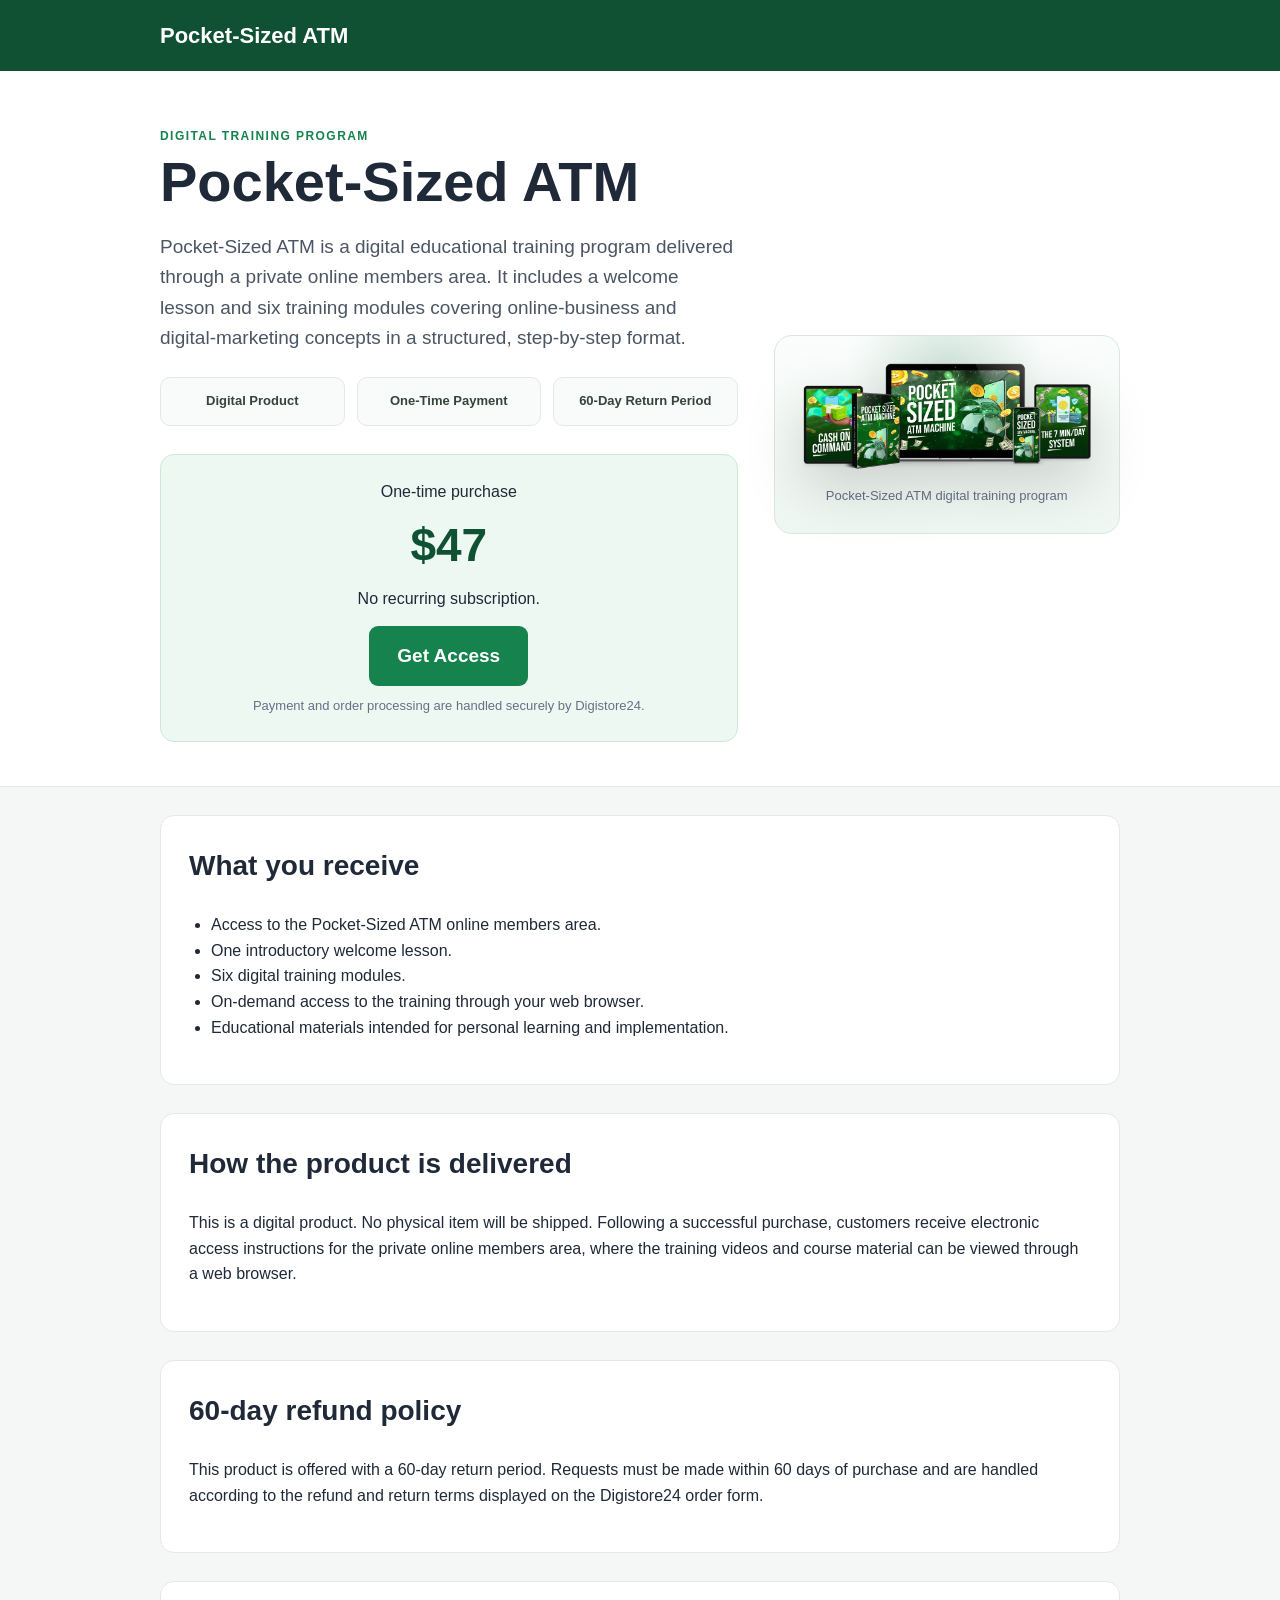
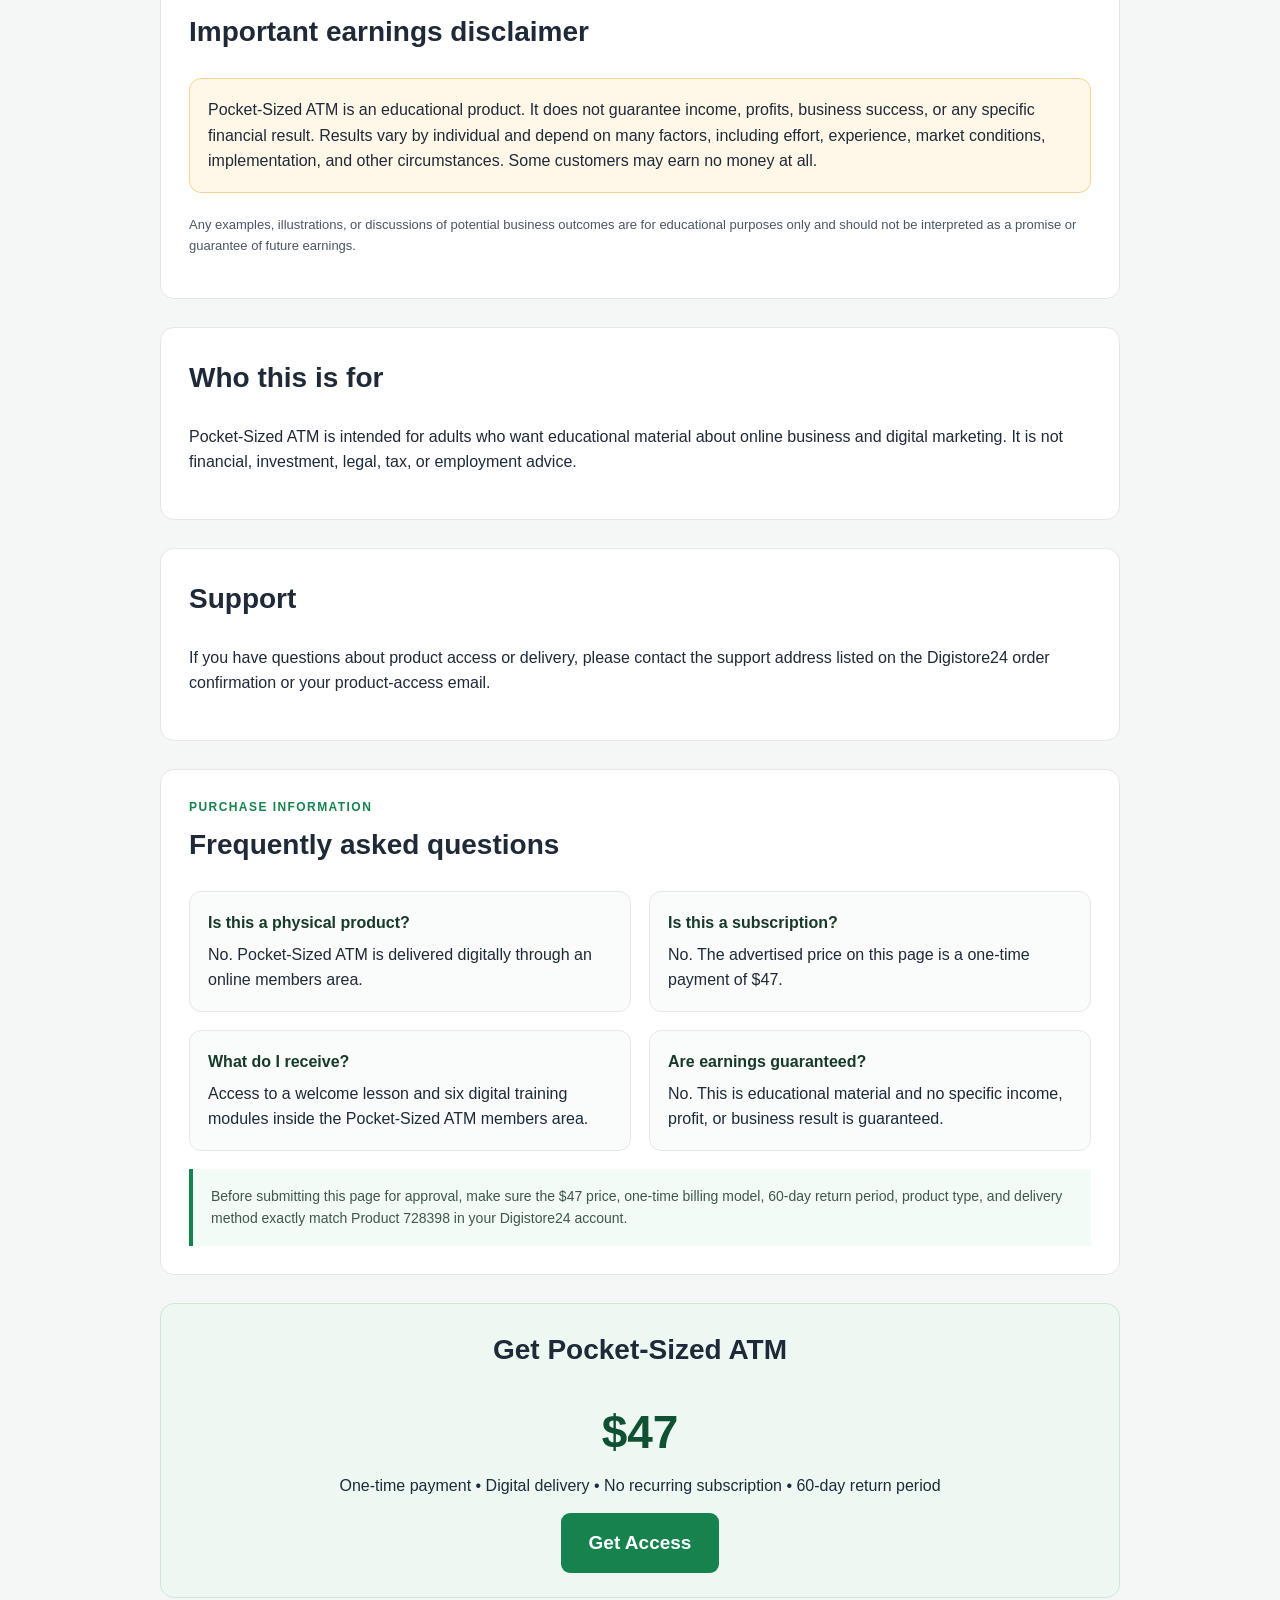
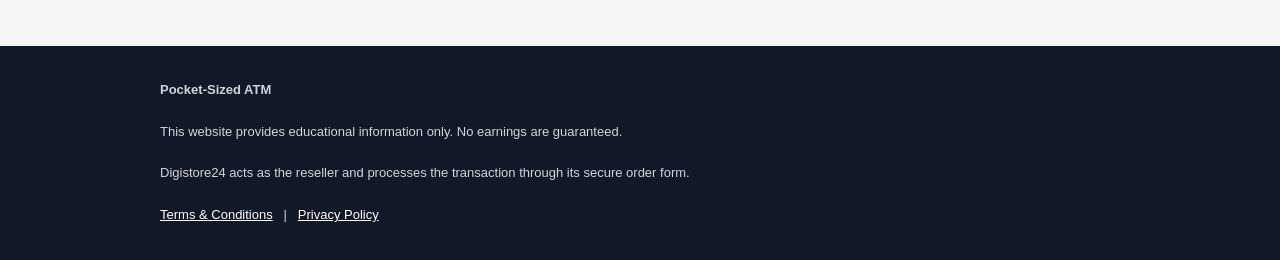
<file: index.html>
<!DOCTYPE html>
<html lang="en">
<head>
  <meta charset="UTF-8" />
  <meta name="viewport" content="width=device-width, initial-scale=1.0" />
  <title>Pocket-Sized ATM | Official Digital Training Program</title>

  <script src="https://www.digistore24-scripts.com/service/digistore.js"></script>
  <script type="text/javascript">
    digistorePromocode({ "product_id": 728398, "adjust_domain": true });
  </script>

  <style>
    * { box-sizing: border-box; }
    body {
      margin: 0;
      font-family: Arial, Helvetica, sans-serif;
      background: #f5f7f6;
      color: #1f2937;
      line-height: 1.6;
    }
    .wrap { width: min(960px, calc(100% - 32px)); margin: 0 auto; }
    header {
      background: #0f5132;
      color: #fff;
      padding: 18px 0;
    }
    header .brand { font-size: 22px; font-weight: 800; }
    .hero {
      background: #fff;
      padding: 56px 0 44px;
      border-bottom: 1px solid #e5e7eb;
    }
    h1 { font-size: clamp(34px, 6vw, 56px); line-height: 1.08; margin: 0 0 18px; }
    h2 { font-size: 28px; margin-top: 0; }
    .sub { font-size: 19px; color: #4b5563; max-width: 760px; }
    .card {
      background: #fff;
      border: 1px solid #e5e7eb;
      border-radius: 14px;
      padding: 28px;
      margin: 28px 0;
    }
    .price-box {
      background: #eef8f2;
      border: 1px solid #cce9d8;
      border-radius: 14px;
      padding: 24px;
      text-align: center;
      margin-top: 28px;
    }
    .price { font-size: 46px; font-weight: 800; color: #0f5132; margin: 4px 0; }
    .small { font-size: 14px; color: #6b7280; }
    .cta {
      display: inline-block;
      margin-top: 14px;
      background: #16834f;
      color: white;
      text-decoration: none;
      font-size: 19px;
      font-weight: 800;
      padding: 15px 28px;
      border-radius: 9px;
    }
    ul { padding-left: 22px; }
    .notice {
      background: #fff8e8;
      border: 1px solid #f4d58d;
      border-radius: 12px;
      padding: 18px;
      margin: 22px 0;
    }
    footer {
      background: #111827;
      color: #d1d5db;
      padding: 34px 0;
      margin-top: 48px;
      font-size: 13px;
    }
    footer a { color: #fff; }
    .legal { font-size: 13px; color: #4b5563; }
    .trust-placeholder {
      border: 2px dashed #9ca3af;
      padding: 18px;
      text-align: center;
      color: #6b7280;
      margin: 24px 0;
      background: #fafafa;
    }
  
    .hero-grid {
      display: grid;
      grid-template-columns: minmax(0, 1.25fr) minmax(280px, .75fr);
      gap: 36px;
      align-items: center;
    }

    .product-visual {
      background:
        radial-gradient(circle at 50% 15%, rgba(22,131,79,.16), transparent 40%),
        linear-gradient(180deg, #fbfdfc 0%, #eef7f1 100%);
      border: 1px solid #d9e7de;
      border-radius: 18px;
      padding: 26px;
      text-align: center;
    }

    .product-visual img {
      display: block;
      width: min(100%, 390px);
      max-height: 430px;
      object-fit: contain;
      margin: 0 auto;
      filter: drop-shadow(0 22px 28px rgba(0,0,0,.16));
    }

    .product-caption {
      margin-top: 14px;
      font-size: 13px;
      color: #667085;
    }

    .trust-row {
      display: grid;
      grid-template-columns: repeat(3, 1fr);
      gap: 12px;
      margin: 24px 0 0;
    }

    .trust-item {
      background: #f9fbfa;
      border: 1px solid #e2e9e5;
      border-radius: 10px;
      padding: 13px;
      text-align: center;
      font-size: 13px;
      font-weight: 700;
      color: #34443a;
    }

    .section-kicker {
      color: #16834f;
      text-transform: uppercase;
      letter-spacing: .12em;
      font-size: 12px;
      font-weight: 800;
      margin-bottom: 6px;
    }

    .faq-grid {
      display: grid;
      grid-template-columns: 1fr 1fr;
      gap: 18px;
    }

    .faq-item {
      border: 1px solid #e5e7eb;
      border-radius: 12px;
      padding: 18px;
      background: #fafcfb;
    }

    .faq-item strong {
      display: block;
      margin-bottom: 6px;
      color: #183a29;
    }

    .compliance-note {
      border-left: 4px solid #16834f;
      background: #f2fbf6;
      padding: 16px 18px;
      margin-top: 18px;
      font-size: 14px;
      color: #42564a;
    }

    .checkout-note {
      margin-top: 10px;
      font-size: 13px;
      color: #667085;
    }

    @media (max-width: 760px) {
      .hero-grid,
      .faq-grid,
      .trust-row {
        grid-template-columns: 1fr;
      }

      .product-visual {
        order: -1;
      }
    }

  </style>
</head>
<body>

<header>
  <div class="wrap">
    <div class="brand">Pocket-Sized ATM</div>
  </div>
</header>

<section class="hero">
  <div class="wrap">
    <div class="hero-grid">
      <div>
        <div class="section-kicker">Digital Training Program</div>
        <h1>Pocket-Sized ATM</h1>
        <p class="sub">
          Pocket-Sized ATM is a digital educational training program delivered through a private online
          members area. It includes a welcome lesson and six training modules covering online-business
          and digital-marketing concepts in a structured, step-by-step format.
        </p>

        <div class="trust-row">
          <div class="trust-item">Digital Product</div>
          <div class="trust-item">One-Time Payment</div>
          <div class="trust-item">60-Day Return Period</div>
        </div>

        <div class="price-box">
          <div>One-time purchase</div>
          <div class="price">$47</div>
          <div>No recurring subscription.</div>
          <a class="cta" href="https://www.checkout-ds24.com/product/728398?utm_source=compliance&ds24tr=compliance">Get Access</a>
          <div class="checkout-note">Payment and order processing are handled securely by Digistore24.</div>
        </div>
      </div>

      <div class="product-visual">
        <img
          src="/images/product.webp"
          alt="Pocket-Sized ATM digital training program product image"
        />
        <div class="product-caption">Pocket-Sized ATM digital training program</div>
      </div>
    </div>
  </div>
</section>

<main class="wrap">
  <section class="card">
    <h2>What you receive</h2>
    <ul>
      <li>Access to the Pocket-Sized ATM online members area.</li>
      <li>One introductory welcome lesson.</li>
      <li>Six digital training modules.</li>
      <li>On-demand access to the training through your web browser.</li>
      <li>Educational materials intended for personal learning and implementation.</li>
    </ul>
  </section>

  <section class="card">
    <h2>How the product is delivered</h2>
    <p>
      This is a digital product. No physical item will be shipped. Following a successful purchase,
      customers receive electronic access instructions for the private online members area, where the
      training videos and course material can be viewed through a web browser.
    </p>
  </section>

  <section class="card">
    <h2>60-day refund policy</h2>
    <p>
      This product is offered with a 60-day return period. Requests must be made within
      60 days of purchase and are handled according to the refund and return terms displayed
      on the Digistore24 order form.
    </p>
  </section>

  <section class="card">
    <h2>Important earnings disclaimer</h2>
    <div class="notice">
      Pocket-Sized ATM is an educational product. It does not guarantee income, profits, business
      success, or any specific financial result. Results vary by individual and depend on many
      factors, including effort, experience, market conditions, implementation, and other circumstances.
      Some customers may earn no money at all.
    </div>
    <p class="legal">
      Any examples, illustrations, or discussions of potential business outcomes are for educational
      purposes only and should not be interpreted as a promise or guarantee of future earnings.
    </p>
  </section>

  <section class="card">
    <h2>Who this is for</h2>
    <p>
      Pocket-Sized ATM is intended for adults who want educational material about online business
      and digital marketing. It is not financial, investment, legal, tax, or employment advice.
    </p>
  </section>

  <section class="card">
    <h2>Support</h2>
    <p>
      If you have questions about product access or delivery, please contact the support address
      listed on the Digistore24 order confirmation or your product-access email.
    </p>
  </section>

  <section class="card">
    <div class="section-kicker">Purchase Information</div>
    <h2>Frequently asked questions</h2>

    <div class="faq-grid">
      <div class="faq-item">
        <strong>Is this a physical product?</strong>
        No. Pocket-Sized ATM is delivered digitally through an online members area.
      </div>

      <div class="faq-item">
        <strong>Is this a subscription?</strong>
        No. The advertised price on this page is a one-time payment of $47.
      </div>

      <div class="faq-item">
        <strong>What do I receive?</strong>
        Access to a welcome lesson and six digital training modules inside the Pocket-Sized ATM members area.
      </div>

      <div class="faq-item">
        <strong>Are earnings guaranteed?</strong>
        No. This is educational material and no specific income, profit, or business result is guaranteed.
      </div>
    </div>

    <div class="compliance-note">
      Before submitting this page for approval, make sure the $47 price, one-time billing model,
      60-day return period, product type, and delivery method exactly match Product 728398 in your
      Digistore24 account.
    </div>
  </section>
<section class="price-box">
    <h2>Get Pocket-Sized ATM</h2>
    <div class="price">$47</div>
    <div>One-time payment • Digital delivery • No recurring subscription • 60-day return period</div>
    <a class="cta" href="https://www.checkout-ds24.com/product/728566?utm_source=compliance&ds24tr=compliance">Get Access</a>
  </section>


</main>

<footer>
  <div class="wrap">
    <strong>Pocket-Sized ATM</strong><br><br>
    This website provides educational information only. No earnings are guaranteed.<br><br>
    Digistore24 acts as the reseller and processes the transaction through its secure order form.<br><br>
    <a href="/tos">Terms &amp; Conditions</a>
    &nbsp; | &nbsp;
    <a href="/privacy">Privacy Policy</a>
  </div>
</footer>

</body>
</html>
</file>
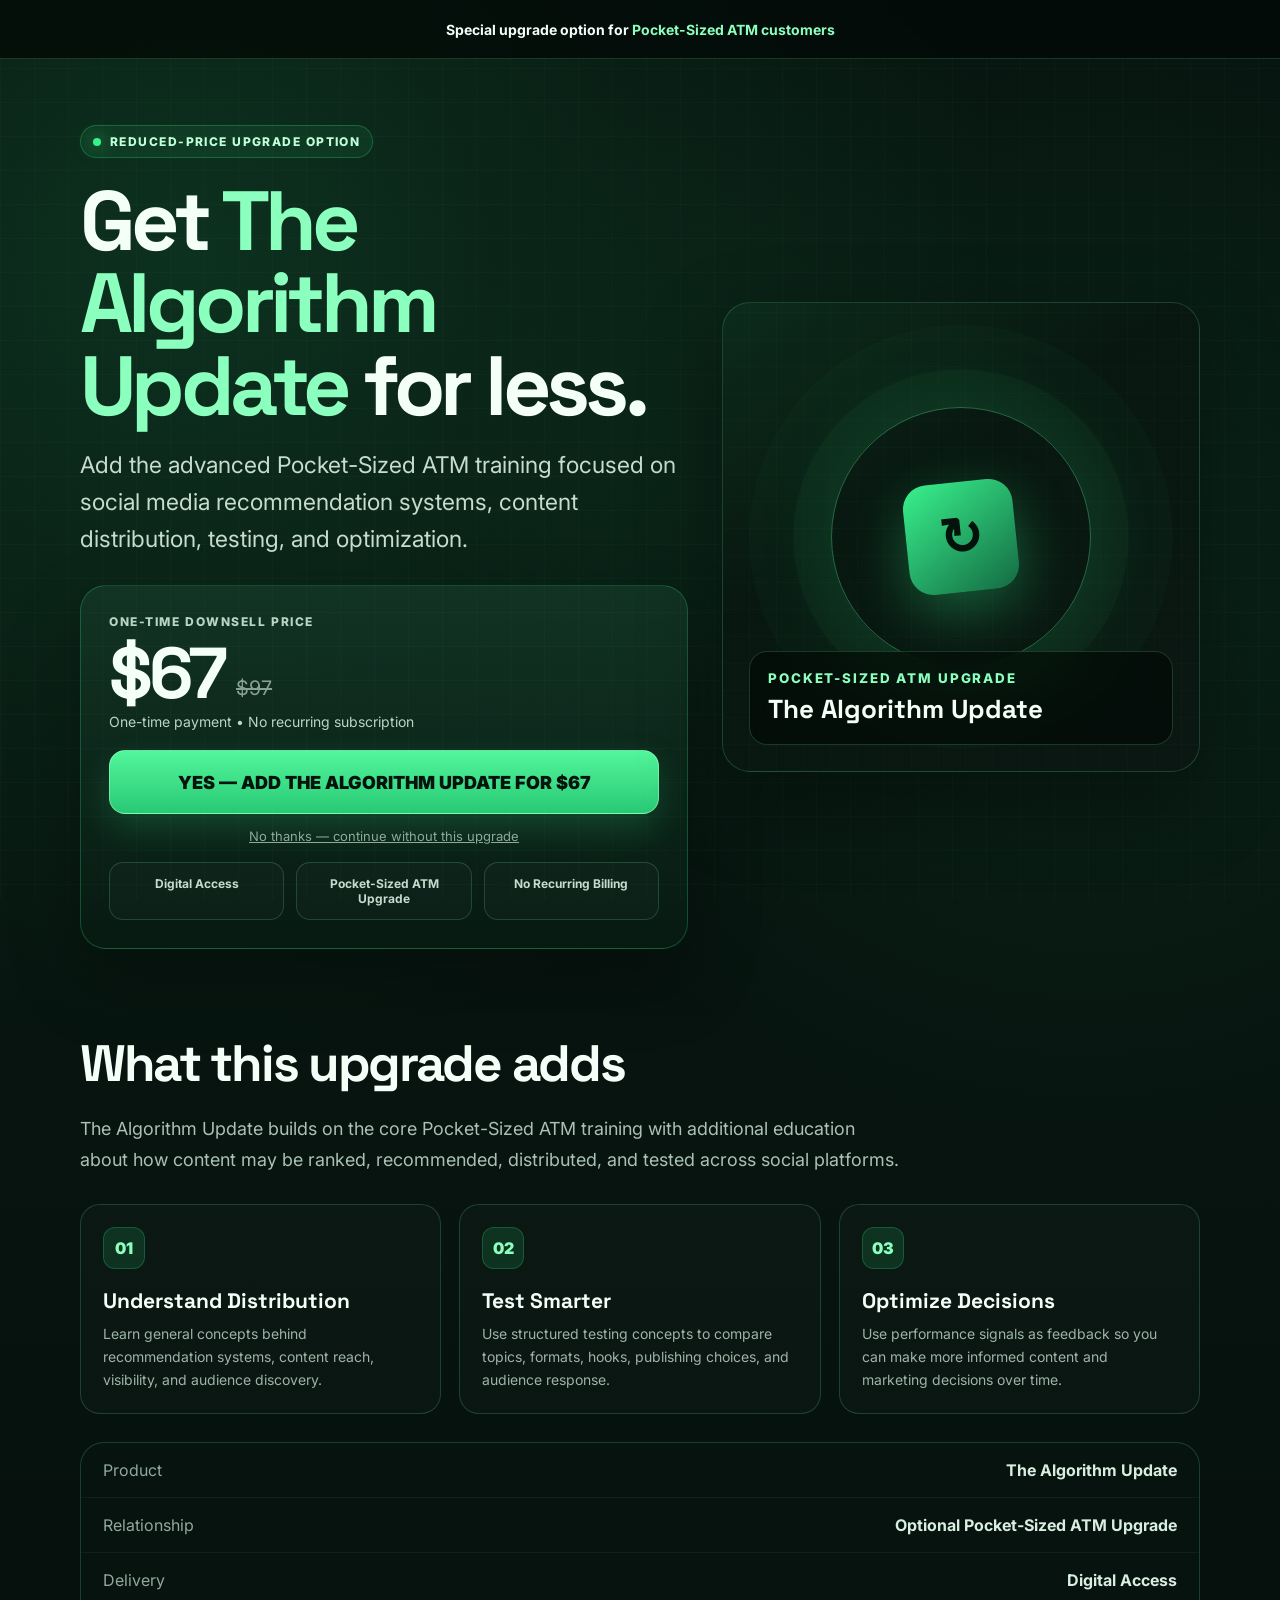
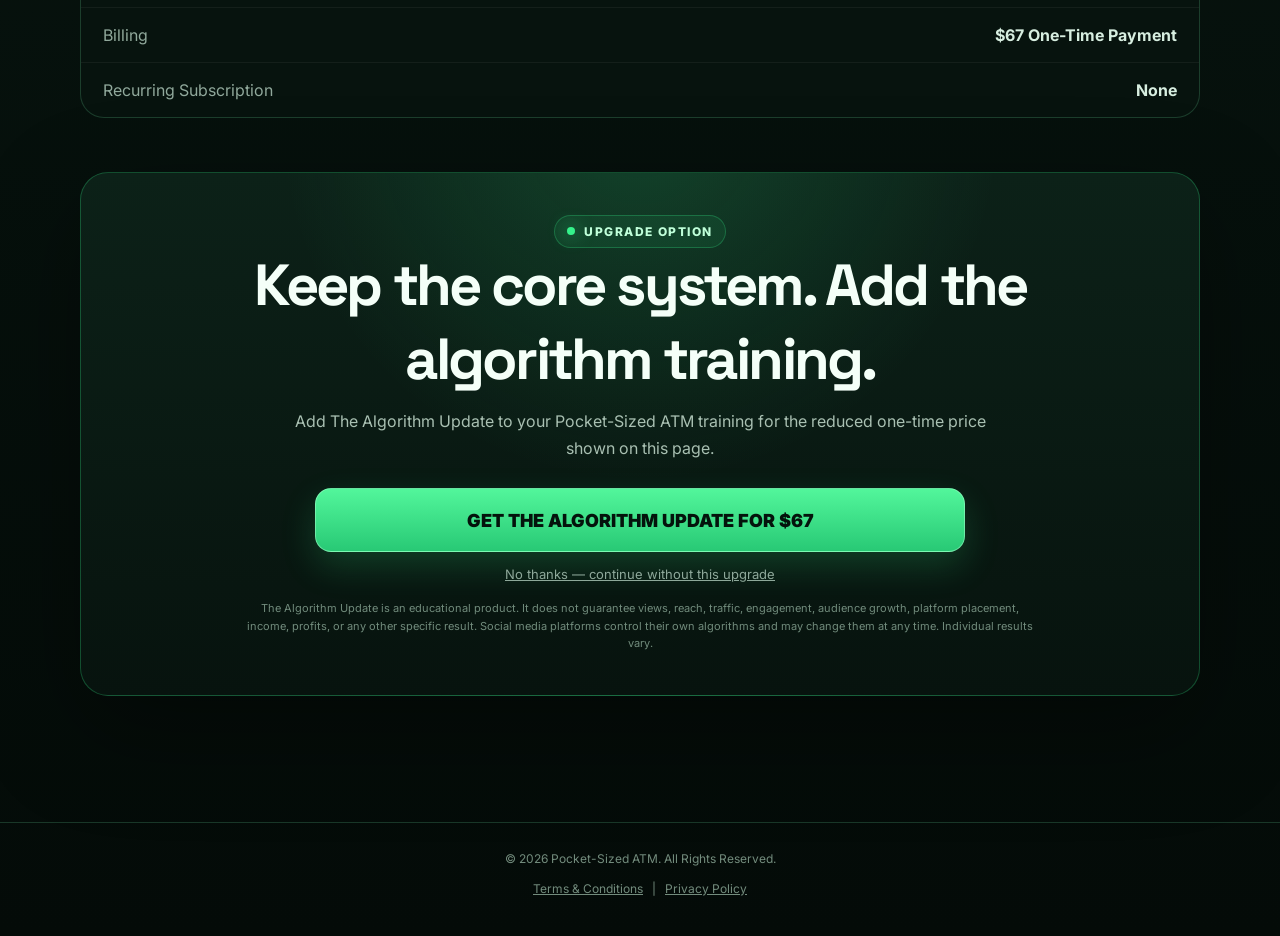
<file: ds1/index.html>
<!doctype html>
<html lang="en">
<head>
<meta charset="UTF-8">
<meta name="viewport" content="width=device-width,initial-scale=1.0">
<title>Wait — The Algorithm Update</title>

<script>
(function () {
  const params = new URLSearchParams(window.location.search);

  if (params.get("pz") !== "vdrd") {
    window.location.replace("index-c.html");
  }
})();
</script>

<script src="https://www.digistore24-scripts.com/service/digistore.js"></script><script>digistoreUpsell()</script>

<link rel="preconnect" href="https://fonts.googleapis.com">
<link rel="preconnect" href="https://fonts.gstatic.com" crossorigin>
<link href="https://fonts.googleapis.com/css2?family=Oswald:wght@500;600;700&family=Inter:wght@400;500;600;700;800;900&display=swap" rel="stylesheet">

<style>
*{box-sizing:border-box}
body{margin:0;background:#fff;color:#171717;font-family:Georgia,"Times New Roman",serif}
.wrap{width:min(960px,calc(100% - 28px));margin:auto}
.warning{background:#c91717;color:#fff;text-align:center;padding:10px 15px;font-family:Arial,sans-serif;font-weight:800}
.warning b{color:#ffe66d}
.header{padding:26px 0 20px;text-align:center}
.wait{font:700 clamp(45px,7vw,76px)/1 Oswald,Arial,sans-serif;color:#c91717;margin:0}
.pre{font-size:18px;margin:7px 0 8px;font-weight:bold}
.marker{display:inline;background:#fff19c;padding:2px 5px}
h1{font-size:clamp(28px,4.6vw,46px);line-height:1.16;margin:18px auto 10px;max-width:880px}
.sub{font-size:20px;line-height:1.5;max-width:820px;margin:0 auto;color:#373737}
.red{color:#c91717}
.video-note{margin:25px auto 0;max-width:850px;background:#f5f5f5;border:1px solid #ddd;padding:14px 18px;font:bold 15px Arial,sans-serif}
.story{max-width:820px;margin:0 auto;padding:28px 0;font-size:19px;line-height:1.7}
.story p{margin:0 0 21px}
.story h2{text-align:center;font-size:32px;line-height:1.25;margin:35px 0 20px}
.callout{margin:28px 0;padding:24px;border:3px dashed #d1a65c;background:#fff7d7;text-align:center}.callout .big{font:700 38px Oswald,Arial,sans-serif;color:#c91717;text-transform:uppercase}.callout .small{font:bold 17px/1.5 Georgia,serif;margin-top:8px}.big-question{border-left:6px solid #c91717;background:#fff8e4;padding:20px 23px;margin:28px 0;font-size:24px;font-weight:bold;line-height:1.45}
.bullets{background:#f8f8f8;border:1px solid #ddd;padding:22px 25px;margin:25px 0}
.bullets div{padding:9px 0;font-weight:bold}
.bullets span{color:#168147;margin-right:7px}
.testimonial-section{background:#f3f3f3;border-top:1px solid #ddd;border-bottom:1px solid #ddd;padding:42px 0}
.testimonial-section h2{text-align:center;font-size:34px;margin:0 0 25px}
.testimonial{background:#fff;border:1px solid #d9d9d9;border-radius:6px;padding:24px;margin:0 auto 18px;max-width:820px;box-shadow:0 3px 12px rgba(0,0,0,.05)}
.quote{font-size:18px;line-height:1.65;margin:0 0 14px}
.person{font:bold 14px Arial,sans-serif;color:#555}
.offer{padding:42px 0;background:#eef1ef;border-top:1px solid #d5d8d6}
.offer h2{text-align:center;font-size:38px;margin:0 0 10px}
.offer-sub{text-align:center;font-size:19px;max-width:760px;margin:0 auto 30px;line-height:1.55}
.box{max-width:850px;margin:auto;background:#fffdf5;border:2px solid #d8cda9;border-radius:8px;padding:30px;text-align:center}
.product{font:700 31px Oswald,Arial,sans-serif;text-transform:uppercase}
.old{font:18px Arial,sans-serif;color:#666;margin-top:15px}.old s{font-size:24px}
.today{font:bold 19px Arial,sans-serif;margin-top:8px}
.price{font:700 78px/1 Oswald,Arial,sans-serif;color:#08794a;margin:4px 0 8px}
.billing{font:14px Arial,sans-serif;color:#666;margin-bottom:22px}
.cta{display:block;max-width:720px;margin:auto;padding:19px 15px;background:linear-gradient(#21ad65,#078146);border:2px solid #066c3c;border-radius:7px;box-shadow:0 5px 0 #075b36;color:#fff;text-decoration:none;font:700 clamp(19px,3vw,28px) Oswald,Arial,sans-serif;text-transform:uppercase}
.cta:hover{filter:brightness(1.04)}
.under{font:12px Arial,sans-serif;color:#666;margin-top:14px}
.no{text-align:center;margin:24px 0 0}.no a{color:#666;font:13px Arial,sans-serif;text-decoration:underline}
.guarantee{max-width:820px;margin:30px auto 0;background:#fff;border:1px solid #ddd;padding:22px;font-size:16px;line-height:1.6}
.final{padding:35px 0}
.disclaimer{max-width:820px;margin:auto;color:#777;font:11px/1.6 Arial,sans-serif;text-align:center}
footer{text-align:center;padding:25px;color:#777;font:11px Arial,sans-serif}
@media(max-width:650px){
 .story{font-size:18px}.testimonial{margin-left:14px;margin-right:14px}
 .box{margin:0 14px;padding:24px 16px}.price{font-size:68px}
}
</style>
</head>
<body>

<div class="warning"><b>WAIT!</b> Before you continue, there’s one more option for your Pocket-Sized ATM upgrade.</div>

<header class="header wrap">
  <div class="wait">WAIT!</div>
  <div class="pre">You passed on The Algorithm Update at $97...</div>
  <h1>So I’ve Got <span class="red">One More Option</span> For You Before You Continue</h1>
  <p class="sub"><span class="marker">Get the same Algorithm Update training for a one-time payment of just $67.</span></p>
  <div class="video-note">IMPORTANT: This is an optional upgrade. Your original Pocket-Sized ATM order remains intact whether you accept or decline.</div>
</header>

<section class="story">
  <p><strong>Hi, it’s Ben here.</strong></p>

  <p>I know you just passed on The Algorithm Update at $97...</p>

  <p>So before you continue, MR.X &amp; I decided to give you one final chance to activate it for just <strong>$67.</strong></p>

  <p>And I want to remind you exactly why this matters.</p>

  <p><strong>Making money is only half of the equation.</strong></p>

  <div class="big-question">
    The second half? Making what I like to call <span class="red">“Truly Hands Free Income.”</span>
  </div>

  <p>And when I say “Hands Free”... I mean Hands Free.. As in zero work from your end.</p>

  <p>And that’s exactly what this Algorithm allows us to do… The best part is that this algorithm is already installed into your Pocket Sized ATM Machine, you just need to activate it.</p>

  <h2>Do You Want To Have A “Lifestyle” Business?</h2>

  <div class="bullets">
    <div><span>✓</span> <strong>Works for you even if...</strong> you don’t feel like working today</div>
    <div><span>✓</span> <strong>Works for you even if...</strong> you’re on a vacation in Hawaii or the Maldives</div>
    <div><span>✓</span> <strong>Works for you even if...</strong> you don’t have access to an internet connection</div>
  </div>

  <p>While the Pocket Sized ATM Machine is as close as it comes to passive online income, it still requires some work to be maintained (Around 7 minutes a day)...</p>

  <p>Issue is, sometimes even 7 minutes a day can often be challenging, simply because life gets in the way.</p>

  <p>That’s when MR.X and I set out to uncover the secret to truly passive income.</p>

  <p>And that’s when we stumbled upon what experts from MR.X’s team are now referring to as:</p>

  <div class="callout">
    <div class="big">The “Netflix Algorithm”</div>
    <div class="small">A simple yet powerful algorithm used by giants like Netflix to milk billions of dollars every single day…</div>
  </div>

  <p>It’s their bread and butter…</p>

  <p>And it’s not just Netflix.</p>

  <p><strong>Youtube, Google, Apple, even Spotify all use this algorithm.</strong></p>

  <p>Now, when MR.X and I realized this, we knew we’d stumbled on a goldmine. A way to create an automated dependable income stream that’ll always works no matter what (Even with ZERO work from our end).</p>

  <p>So MR.X and his team got to work, recreated the Algorithm and installed it directly into every Pocket Sized ATM Machine…</p>

  <div class="big-question">
    Your copy of the Pocket Sized ATM Machine has it aswell — you just need to <span class="red">ACTIVATE IT.</span>
  </div>

  <h2>Introducing The “ALGORITHM” Update</h2>

  <p><strong>The First &amp; Only Replica Of The Algorithm Used By Netflix, Apple, YouTube &amp; Spotify</strong> (Strongly Recommended For Users Who Are Low On Time &amp; Want To Accelerate Their “Hands Free Profits” from the pocket sized atm machine).</p>

  <p>The “ALGORITHM UPDATE” is the one and only replica of the algorithm used by giants like Netflix, Apple, YouTube &amp; Spotify. It works by activating a series of code deeply coded into the Pocket Sized ATM Machine to accelerate profits generated from the Pocket Sized ATM Machine.</p>

  <p>Users of all walks of life have reported breakthroughs thanks to this algorithm update. Especially those who don’t have much time on their hands, or can’t always maintain 7 minutes a day...</p>

  <p>We all have days where we get busy with life... Maybe we’re sick, or out on a family trip, or with that special someone...</p>

  <div class="big-question">
    But that doesn’t mean your income has to stop working. By activating the algorithm update, you can say hi to truly <span class="red">“Hands Free Income.”</span>
  </div>

  <p>Which Is Why MR.X &amp; I Already Installed The Algorithm Into Your Pocket Sized ATM Machine.</p>

  <p>That means all you have to do is Activate it, and the code installed into the system will begin working it’s magic the very second you activate it.</p>

  <p>You don’t have to code or setup anything. MR.X’s team have already coded the algorithm into every Pocket Sized ATM Machine... Once you activate it here today, The Algorithm will begin working it’s magic behind the scenes...</p>

  <h2>And This Time, I’m Not Asking You For $97.</h2>

  <p>If price was the reason you said no a moment ago, I want to remove that obstacle.</p>

  <p>So if you’re serious about having truly hands free autopilot income, then go ahead and hit the button below to upgrade your offer for a mere <strong>$67.</strong></p>

  <p>Once you do, the code for the “Algorithm” will automatically be activated, and you won’t have to do a single thing. You’ll also receive detailed instructions in your email on how to ensure the algorithm is working for you.</p>
</section>

<section class="testimonial-section">
  <div class="wrap">
    <h2>Here’s What Customers Shared</h2>

    <article class="testimonial">
      <p class="quote">“When I first stumbled upon your site, I'll confess, I thought it was all a load of baloney... within my first month, I went on to make $3,218... When you sent me that email last month about this ‘algorithm’ update, I replied as fast as I could to get my hands on it... I’ve added $38,280 to my name in the last 30 days!”</p>
      <div class="person">— Michael Wedmore, Boise, Idaho</div>
    </article>

    <article class="testimonial">
      <p class="quote">“I’d already been using MR.X’s 7 minutes a day system. Cash was starting to flow in... But when you and MR.X released the new Algorithm update, things took a turn for the better... I remember waking up in the middle of the night... And what I saw shocked me... $1,289... Literally overnight.”</p>
      <div class="person">— Cameron Anderson, Denver, Colorado</div>
    </article>

    <article class="testimonial">
      <p class="quote">“Picture this: I used to fantasize about waking up to money magically appearing in my account. And now? It’s not a fantasy — it’s my reality!... I now spend most my time traveling the world, and creating lasting memories with my grand kids and my family.”</p>
      <div class="person">— Julie Pattison, Vancouver, Canada</div>
    </article>

    <div class="disclaimer" style="margin-top:20px">
      Testimonials describe individual customer experiences supplied by the seller. They are not a guarantee or representation of what a typical purchaser will achieve. Individual results vary, and some purchasers may earn no money.
    </div>
  </div>
</section>

<section class="story">
  <h2>So Here’s The Deal...</h2>

  <p>You already have Pocket-Sized ATM.</p>

  <p><strong>This is simply your opportunity to add the Algorithm Update training at a lower price.</strong></p>

  <p>There’s nothing else you need to buy on this page, and there’s no recurring subscription attached to this $67 offer.</p>

  <p>If you want the additional training, click the green button below. If you don’t, simply decline and continue.</p>
</section>

<section class="offer">
  <div class="wrap">
    <h2>Get The Algorithm Update</h2>
    <p class="offer-sub">Add the advanced Pocket-Sized ATM algorithm training to your order at the reduced downsell price.</p>

    <div class="box">
      <div class="product">The “Algorithm” Update</div>
      <div class="old">Previous Upgrade Price: <s>$97</s></div>
      <div class="today">Your Downsell Price Today:</div>
      <div class="price">$67</div>
      <div class="billing">ONE-TIME PAYMENT • NO RECURRING SUBSCRIPTION</div>

      <a class="cta" href="https://www.digistore24.com/answer/yes?template=light">YES! ADD THE ALGORITHM UPDATE FOR $67</a>

      <div class="under">Clicking the button above accepts this optional upsell through the Digistore24 order flow.</div>

      <div class="no"><a href="https://www.digistore24.com/answer/no">No thanks — continue without The Algorithm Update</a></div>
    </div>

    
  </div>
</section>


<footer>© 2026 Pocket-Sized ATM. All Rights Reserved.</footer>

<script>
(function () {
  const currentParams = new URLSearchParams(window.location.search);
  if (!currentParams.toString()) return;

  document.querySelectorAll('a[href]').forEach(function (link) {
    try {
      const url = new URL(link.href, window.location.origin);

      currentParams.forEach((value, key) => {
        if (!url.searchParams.has(key)) {
          url.searchParams.set(key, value);
        }
      });

      link.href = url.toString();
    } catch (e) {}
  });
})();
</script>

<script>
(function () {
  const currentParams = new URLSearchParams(window.location.search);
  if (!currentParams.toString()) return;

  document.querySelectorAll('a[href]').forEach(function (link) {
    try {
      const url = new URL(link.href, window.location.origin);

      currentParams.forEach((value, key) => {
        if (!url.searchParams.has(key)) {
          url.searchParams.set(key, value);
        }
      });

      link.href = url.toString();
    } catch (e) {}
  });
})();
</script>

  <script src="/decline-guard.js"></script>
</body>
</html>
</file>
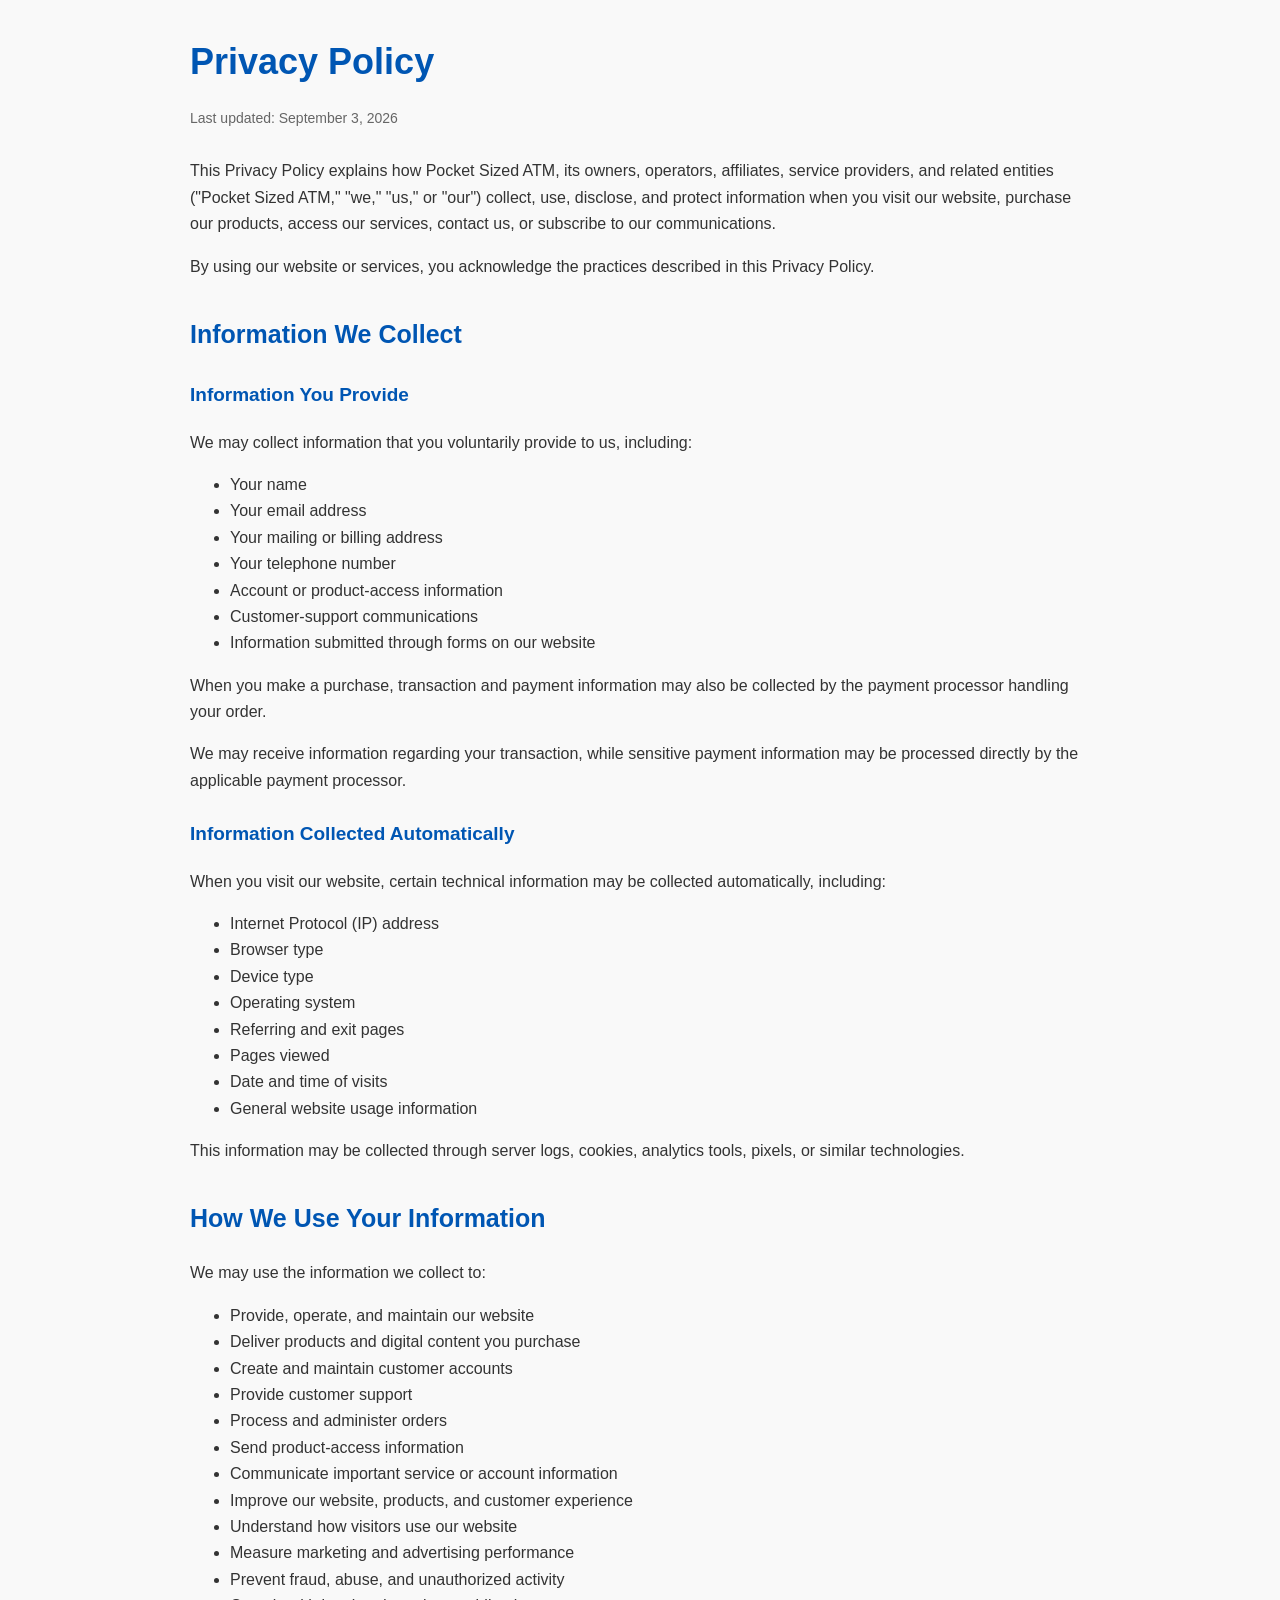
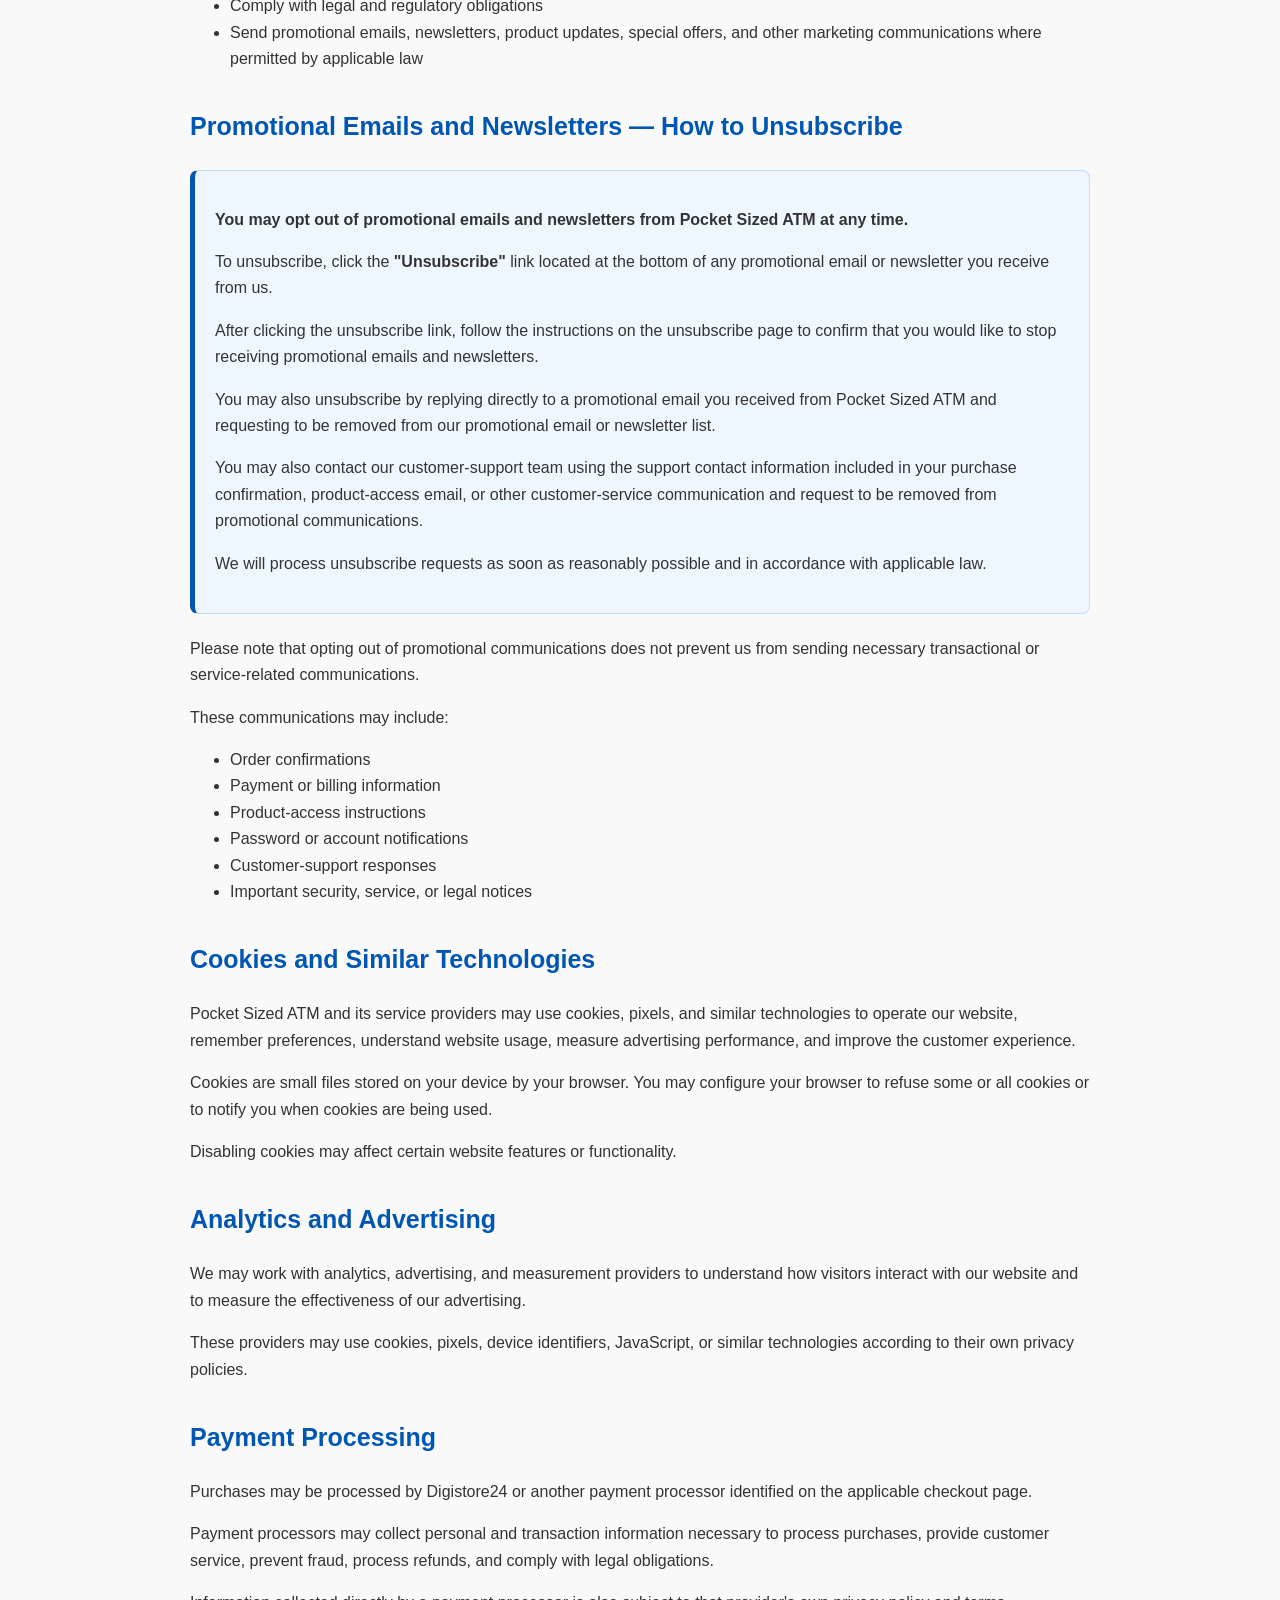
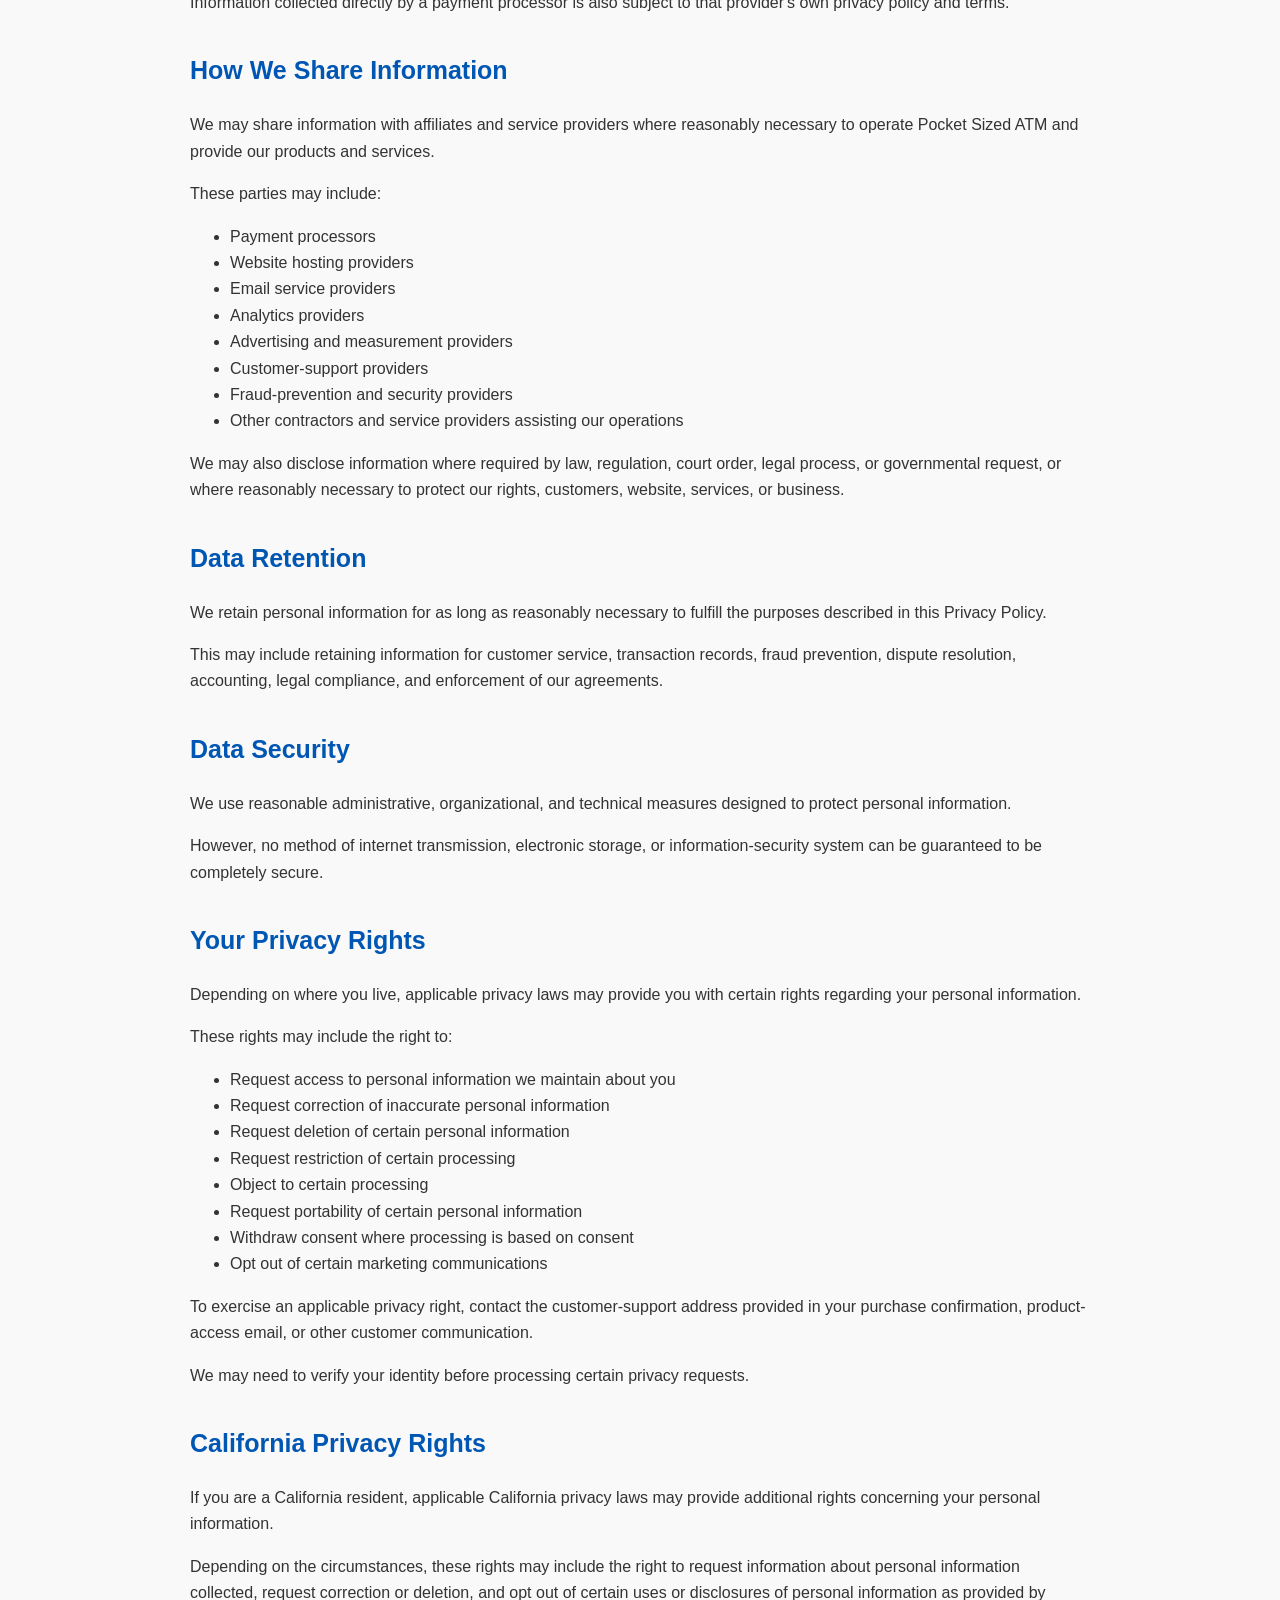
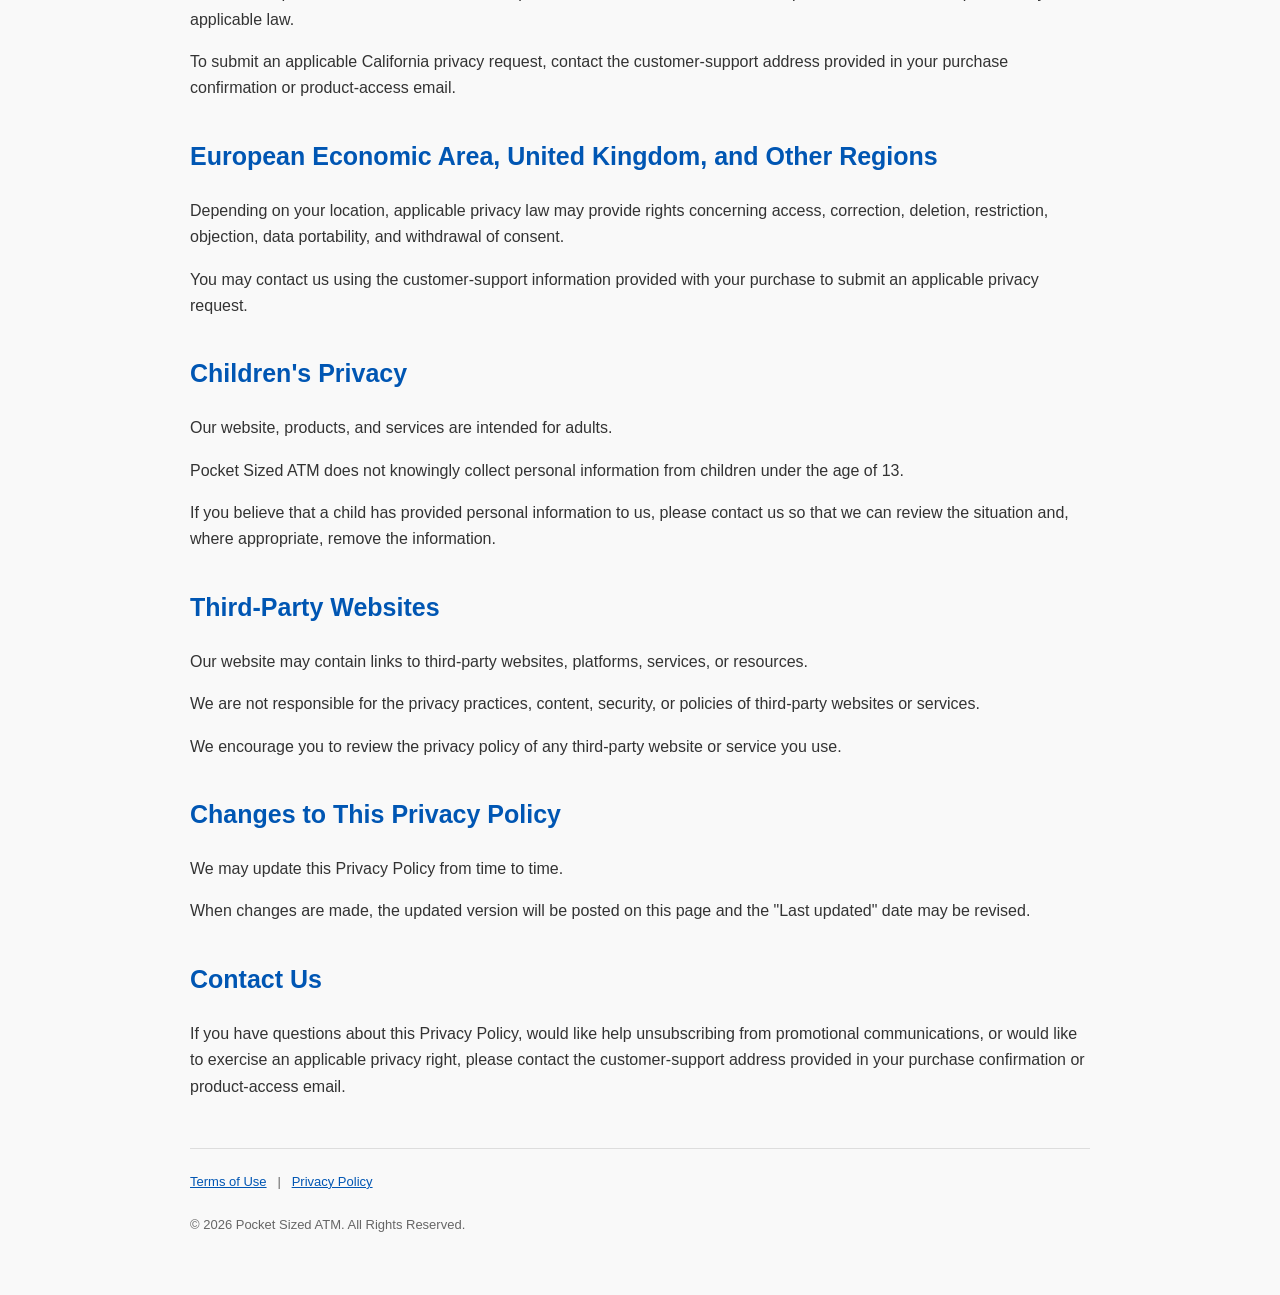
<file: privacy/index.html>
<!doctype html>
<html lang="en">
<head>
  <meta charset="UTF-8" />
  <meta name="viewport" content="width=device-width, initial-scale=1.0" />

  <title>Privacy Policy | Pocket Sized ATM</title>

  <style>
    * {
      box-sizing: border-box;
    }

    body {
      font-family: Arial, Helvetica, sans-serif;
      line-height: 1.65;
      margin: 0;
      background-color: #f9f9f9;
      color: #333;
    }

    .wrap {
      width: min(900px, calc(100% - 32px));
      margin: 0 auto;
      padding: 40px 0 60px;
    }

    h1,
    h2,
    h3 {
      color: #0056b3;
    }

    h1 {
      margin-top: 0;
      font-size: 36px;
      line-height: 1.2;
    }

    h2 {
      margin-top: 34px;
      font-size: 25px;
    }

    h3 {
      margin-top: 24px;
      font-size: 19px;
    }

    p,
    li {
      font-size: 16px;
    }

    a {
      color: #0056b3;
      text-decoration: underline;
    }

    a:hover {
      text-decoration: none;
    }

    .updated {
      color: #666;
      font-size: 14px;
      margin-bottom: 28px;
    }

    .important-box {
      background: #eef7ff;
      border: 1px solid #bddcff;
      border-left: 5px solid #0056b3;
      border-radius: 8px;
      padding: 20px;
      margin: 22px 0;
    }

    footer {
      margin-top: 48px;
      padding-top: 22px;
      border-top: 1px solid #ddd;
      color: #666;
      font-size: 13px;
    }

    @media (max-width: 600px) {
      .wrap {
        width: min(100% - 24px, 900px);
        padding-top: 28px;
      }

      h1 {
        font-size: 30px;
      }

      h2 {
        font-size: 23px;
      }
    }
  </style>
</head>

<body>

  <main class="wrap">

    <h1>Privacy Policy</h1>

    <p class="updated">
      Last updated: September 3, 2026
    </p>

    <p>
      This Privacy Policy explains how Pocket Sized ATM, its owners,
      operators, affiliates, service providers, and related entities
      ("Pocket Sized ATM," "we," "us," or "our") collect, use,
      disclose, and protect information when you visit our website,
      purchase our products, access our services, contact us, or
      subscribe to our communications.
    </p>

    <p>
      By using our website or services, you acknowledge the practices
      described in this Privacy Policy.
    </p>


    <h2>Information We Collect</h2>

    <h3>Information You Provide</h3>

    <p>
      We may collect information that you voluntarily provide to us,
      including:
    </p>

    <ul>
      <li>Your name</li>
      <li>Your email address</li>
      <li>Your mailing or billing address</li>
      <li>Your telephone number</li>
      <li>Account or product-access information</li>
      <li>Customer-support communications</li>
      <li>Information submitted through forms on our website</li>
    </ul>

    <p>
      When you make a purchase, transaction and payment information
      may also be collected by the payment processor handling your
      order.
    </p>

    <p>
      We may receive information regarding your transaction, while
      sensitive payment information may be processed directly by the
      applicable payment processor.
    </p>


    <h3>Information Collected Automatically</h3>

    <p>
      When you visit our website, certain technical information may
      be collected automatically, including:
    </p>

    <ul>
      <li>Internet Protocol (IP) address</li>
      <li>Browser type</li>
      <li>Device type</li>
      <li>Operating system</li>
      <li>Referring and exit pages</li>
      <li>Pages viewed</li>
      <li>Date and time of visits</li>
      <li>General website usage information</li>
    </ul>

    <p>
      This information may be collected through server logs, cookies,
      analytics tools, pixels, or similar technologies.
    </p>


    <h2>How We Use Your Information</h2>

    <p>
      We may use the information we collect to:
    </p>

    <ul>
      <li>Provide, operate, and maintain our website</li>
      <li>Deliver products and digital content you purchase</li>
      <li>Create and maintain customer accounts</li>
      <li>Provide customer support</li>
      <li>Process and administer orders</li>
      <li>Send product-access information</li>
      <li>Communicate important service or account information</li>
      <li>Improve our website, products, and customer experience</li>
      <li>Understand how visitors use our website</li>
      <li>Measure marketing and advertising performance</li>
      <li>Prevent fraud, abuse, and unauthorized activity</li>
      <li>Comply with legal and regulatory obligations</li>
      <li>
        Send promotional emails, newsletters, product updates,
        special offers, and other marketing communications where
        permitted by applicable law
      </li>
    </ul>


    <h2>Promotional Emails and Newsletters — How to Unsubscribe</h2>

    <div class="important-box">

      <p>
        <strong>
          You may opt out of promotional emails and newsletters from
          Pocket Sized ATM at any time.
        </strong>
      </p>

      <p>
        To unsubscribe, click the <strong>"Unsubscribe"</strong> link
        located at the bottom of any promotional email or newsletter
        you receive from us.
      </p>

      <p>
        After clicking the unsubscribe link, follow the instructions
        on the unsubscribe page to confirm that you would like to stop
        receiving promotional emails and newsletters.
      </p>

      <p>
        You may also unsubscribe by replying directly to a promotional
        email you received from Pocket Sized ATM and requesting to be
        removed from our promotional email or newsletter list.
      </p>

      <p>
        You may also contact our customer-support team using the
        support contact information included in your purchase
        confirmation, product-access email, or other customer-service
        communication and request to be removed from promotional
        communications.
      </p>

      <p>
        We will process unsubscribe requests as soon as reasonably
        possible and in accordance with applicable law.
      </p>

    </div>

    <p>
      Please note that opting out of promotional communications does
      not prevent us from sending necessary transactional or
      service-related communications.
    </p>

    <p>
      These communications may include:
    </p>

    <ul>
      <li>Order confirmations</li>
      <li>Payment or billing information</li>
      <li>Product-access instructions</li>
      <li>Password or account notifications</li>
      <li>Customer-support responses</li>
      <li>Important security, service, or legal notices</li>
    </ul>


    <h2>Cookies and Similar Technologies</h2>

    <p>
      Pocket Sized ATM and its service providers may use cookies,
      pixels, and similar technologies to operate our website,
      remember preferences, understand website usage, measure
      advertising performance, and improve the customer experience.
    </p>

    <p>
      Cookies are small files stored on your device by your browser.
      You may configure your browser to refuse some or all cookies or
      to notify you when cookies are being used.
    </p>

    <p>
      Disabling cookies may affect certain website features or
      functionality.
    </p>


    <h2>Analytics and Advertising</h2>

    <p>
      We may work with analytics, advertising, and measurement
      providers to understand how visitors interact with our website
      and to measure the effectiveness of our advertising.
    </p>

    <p>
      These providers may use cookies, pixels, device identifiers,
      JavaScript, or similar technologies according to their own
      privacy policies.
    </p>


    <h2>Payment Processing</h2>

    <p>
      Purchases may be processed by Digistore24 or another payment
      processor identified on the applicable checkout page.
    </p>

    <p>
      Payment processors may collect personal and transaction
      information necessary to process purchases, provide customer
      service, prevent fraud, process refunds, and comply with legal
      obligations.
    </p>

    <p>
      Information collected directly by a payment processor is also
      subject to that provider's own privacy policy and terms.
    </p>


    <h2>How We Share Information</h2>

    <p>
      We may share information with affiliates and service providers
      where reasonably necessary to operate Pocket Sized ATM and
      provide our products and services.
    </p>

    <p>
      These parties may include:
    </p>

    <ul>
      <li>Payment processors</li>
      <li>Website hosting providers</li>
      <li>Email service providers</li>
      <li>Analytics providers</li>
      <li>Advertising and measurement providers</li>
      <li>Customer-support providers</li>
      <li>Fraud-prevention and security providers</li>
      <li>Other contractors and service providers assisting our operations</li>
    </ul>

    <p>
      We may also disclose information where required by law,
      regulation, court order, legal process, or governmental request,
      or where reasonably necessary to protect our rights, customers,
      website, services, or business.
    </p>


    <h2>Data Retention</h2>

    <p>
      We retain personal information for as long as reasonably
      necessary to fulfill the purposes described in this Privacy
      Policy.
    </p>

    <p>
      This may include retaining information for customer service,
      transaction records, fraud prevention, dispute resolution,
      accounting, legal compliance, and enforcement of our agreements.
    </p>


    <h2>Data Security</h2>

    <p>
      We use reasonable administrative, organizational, and technical
      measures designed to protect personal information.
    </p>

    <p>
      However, no method of internet transmission, electronic storage,
      or information-security system can be guaranteed to be completely
      secure.
    </p>


    <h2>Your Privacy Rights</h2>

    <p>
      Depending on where you live, applicable privacy laws may provide
      you with certain rights regarding your personal information.
    </p>

    <p>
      These rights may include the right to:
    </p>

    <ul>
      <li>Request access to personal information we maintain about you</li>
      <li>Request correction of inaccurate personal information</li>
      <li>Request deletion of certain personal information</li>
      <li>Request restriction of certain processing</li>
      <li>Object to certain processing</li>
      <li>Request portability of certain personal information</li>
      <li>Withdraw consent where processing is based on consent</li>
      <li>Opt out of certain marketing communications</li>
    </ul>

    <p>
      To exercise an applicable privacy right, contact the
      customer-support address provided in your purchase confirmation,
      product-access email, or other customer communication.
    </p>

    <p>
      We may need to verify your identity before processing certain
      privacy requests.
    </p>


    <h2>California Privacy Rights</h2>

    <p>
      If you are a California resident, applicable California privacy
      laws may provide additional rights concerning your personal
      information.
    </p>

    <p>
      Depending on the circumstances, these rights may include the
      right to request information about personal information collected,
      request correction or deletion, and opt out of certain uses or
      disclosures of personal information as provided by applicable law.
    </p>

    <p>
      To submit an applicable California privacy request, contact the
      customer-support address provided in your purchase confirmation
      or product-access email.
    </p>


    <h2>European Economic Area, United Kingdom, and Other Regions</h2>

    <p>
      Depending on your location, applicable privacy law may provide
      rights concerning access, correction, deletion, restriction,
      objection, data portability, and withdrawal of consent.
    </p>

    <p>
      You may contact us using the customer-support information
      provided with your purchase to submit an applicable privacy
      request.
    </p>


    <h2>Children's Privacy</h2>

    <p>
      Our website, products, and services are intended for adults.
    </p>

    <p>
      Pocket Sized ATM does not knowingly collect personal information
      from children under the age of 13.
    </p>

    <p>
      If you believe that a child has provided personal information
      to us, please contact us so that we can review the situation and,
      where appropriate, remove the information.
    </p>


    <h2>Third-Party Websites</h2>

    <p>
      Our website may contain links to third-party websites, platforms,
      services, or resources.
    </p>

    <p>
      We are not responsible for the privacy practices, content,
      security, or policies of third-party websites or services.
    </p>

    <p>
      We encourage you to review the privacy policy of any third-party
      website or service you use.
    </p>


    <h2>Changes to This Privacy Policy</h2>

    <p>
      We may update this Privacy Policy from time to time.
    </p>

    <p>
      When changes are made, the updated version will be posted on this
      page and the "Last updated" date may be revised.
    </p>


    <h2>Contact Us</h2>

    <p>
      If you have questions about this Privacy Policy, would like help
      unsubscribing from promotional communications, or would like to
      exercise an applicable privacy right, please contact the
      customer-support address provided in your purchase confirmation
      or product-access email.
    </p>


    <footer>

      <a href="/tos">Terms of Use</a>
      &nbsp; | &nbsp;
      <a href="/privacy">Privacy Policy</a>

      <br><br>

      © 2026 Pocket Sized ATM. All Rights Reserved.

    </footer>

  </main>

</body>
</html>
</file>
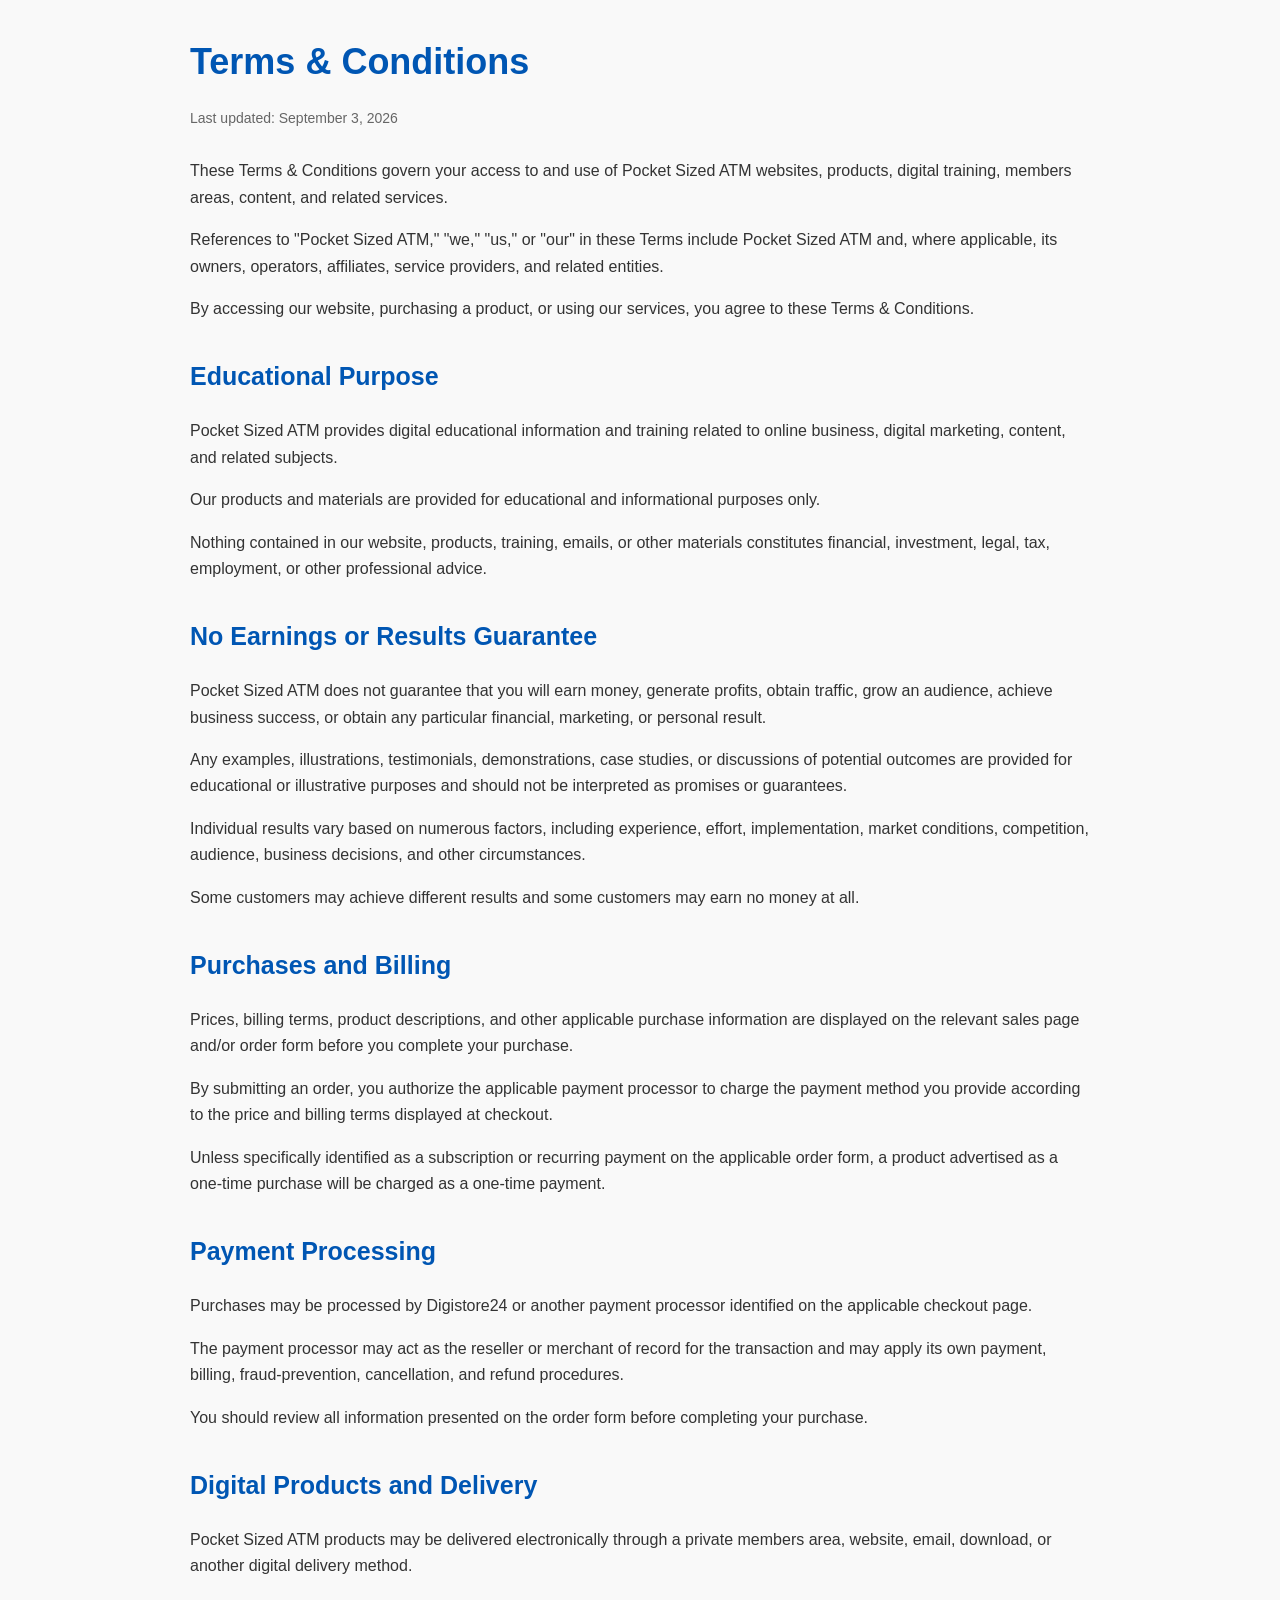
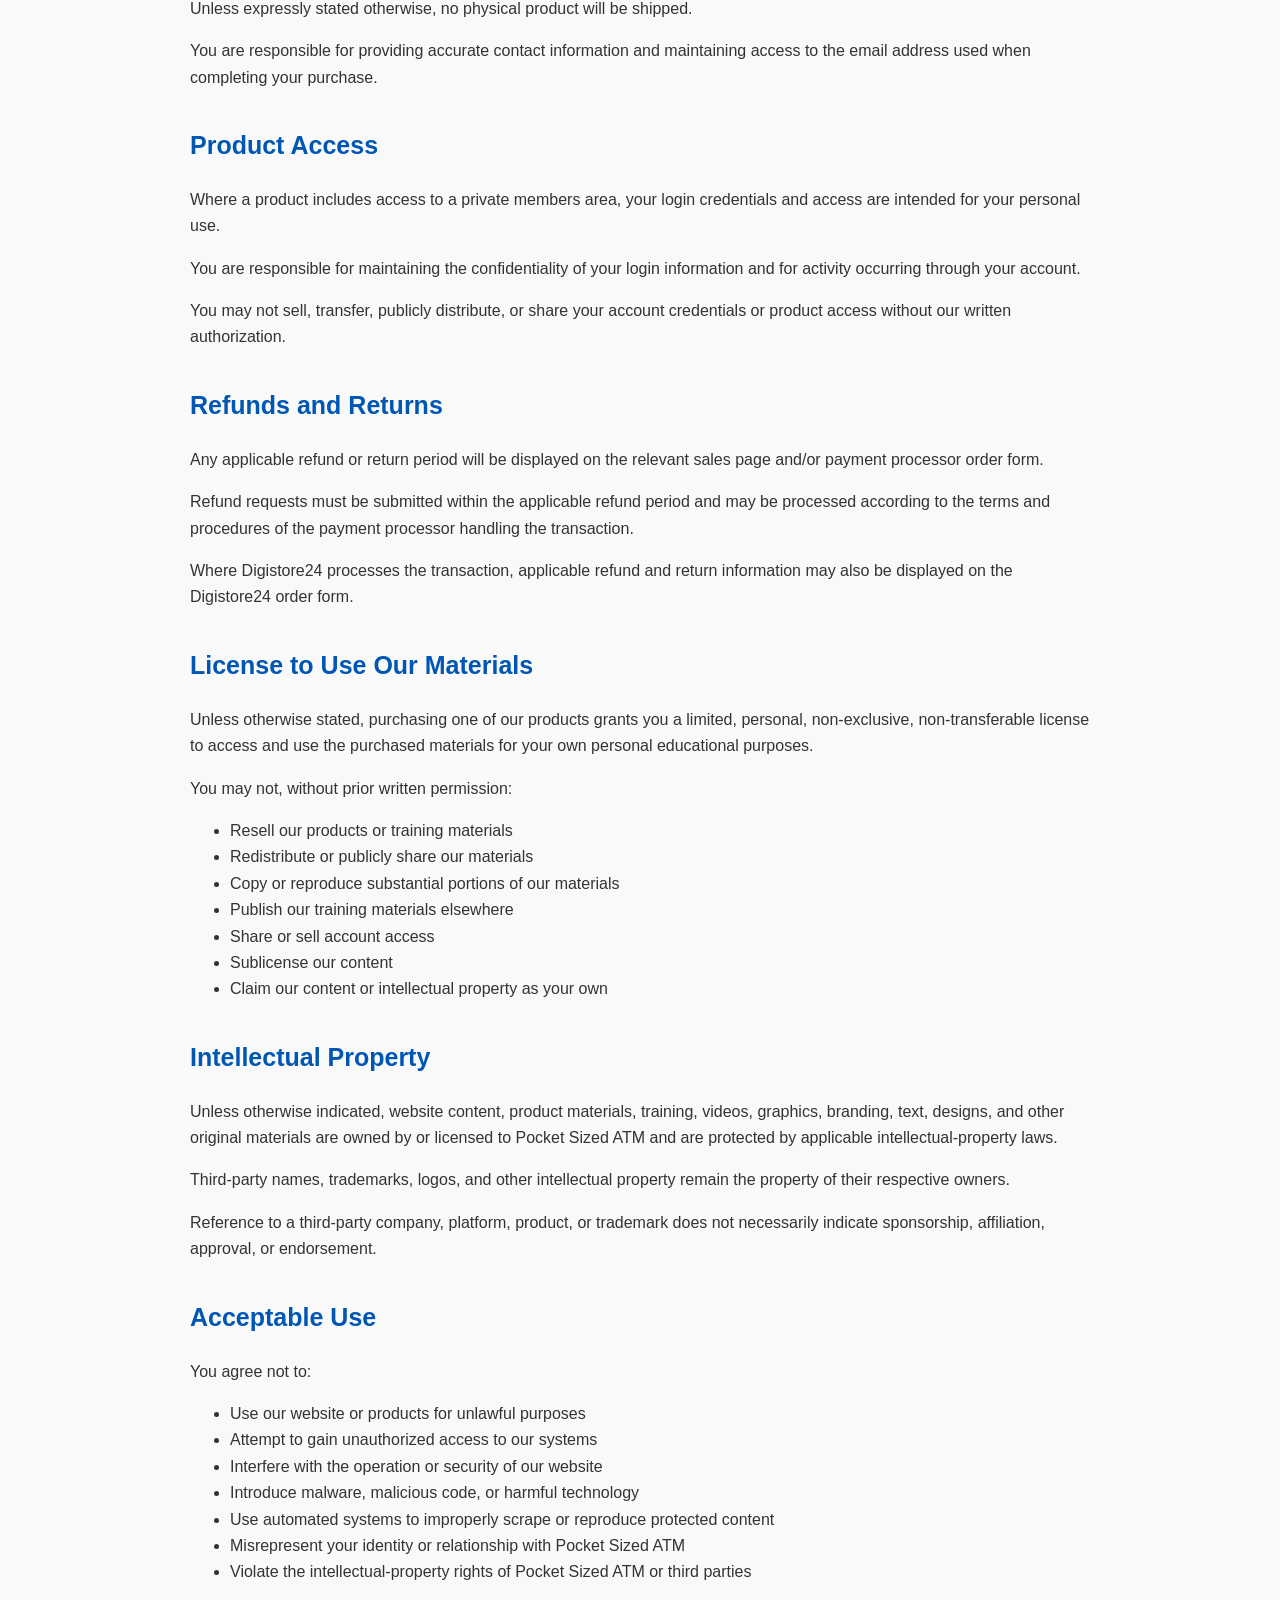
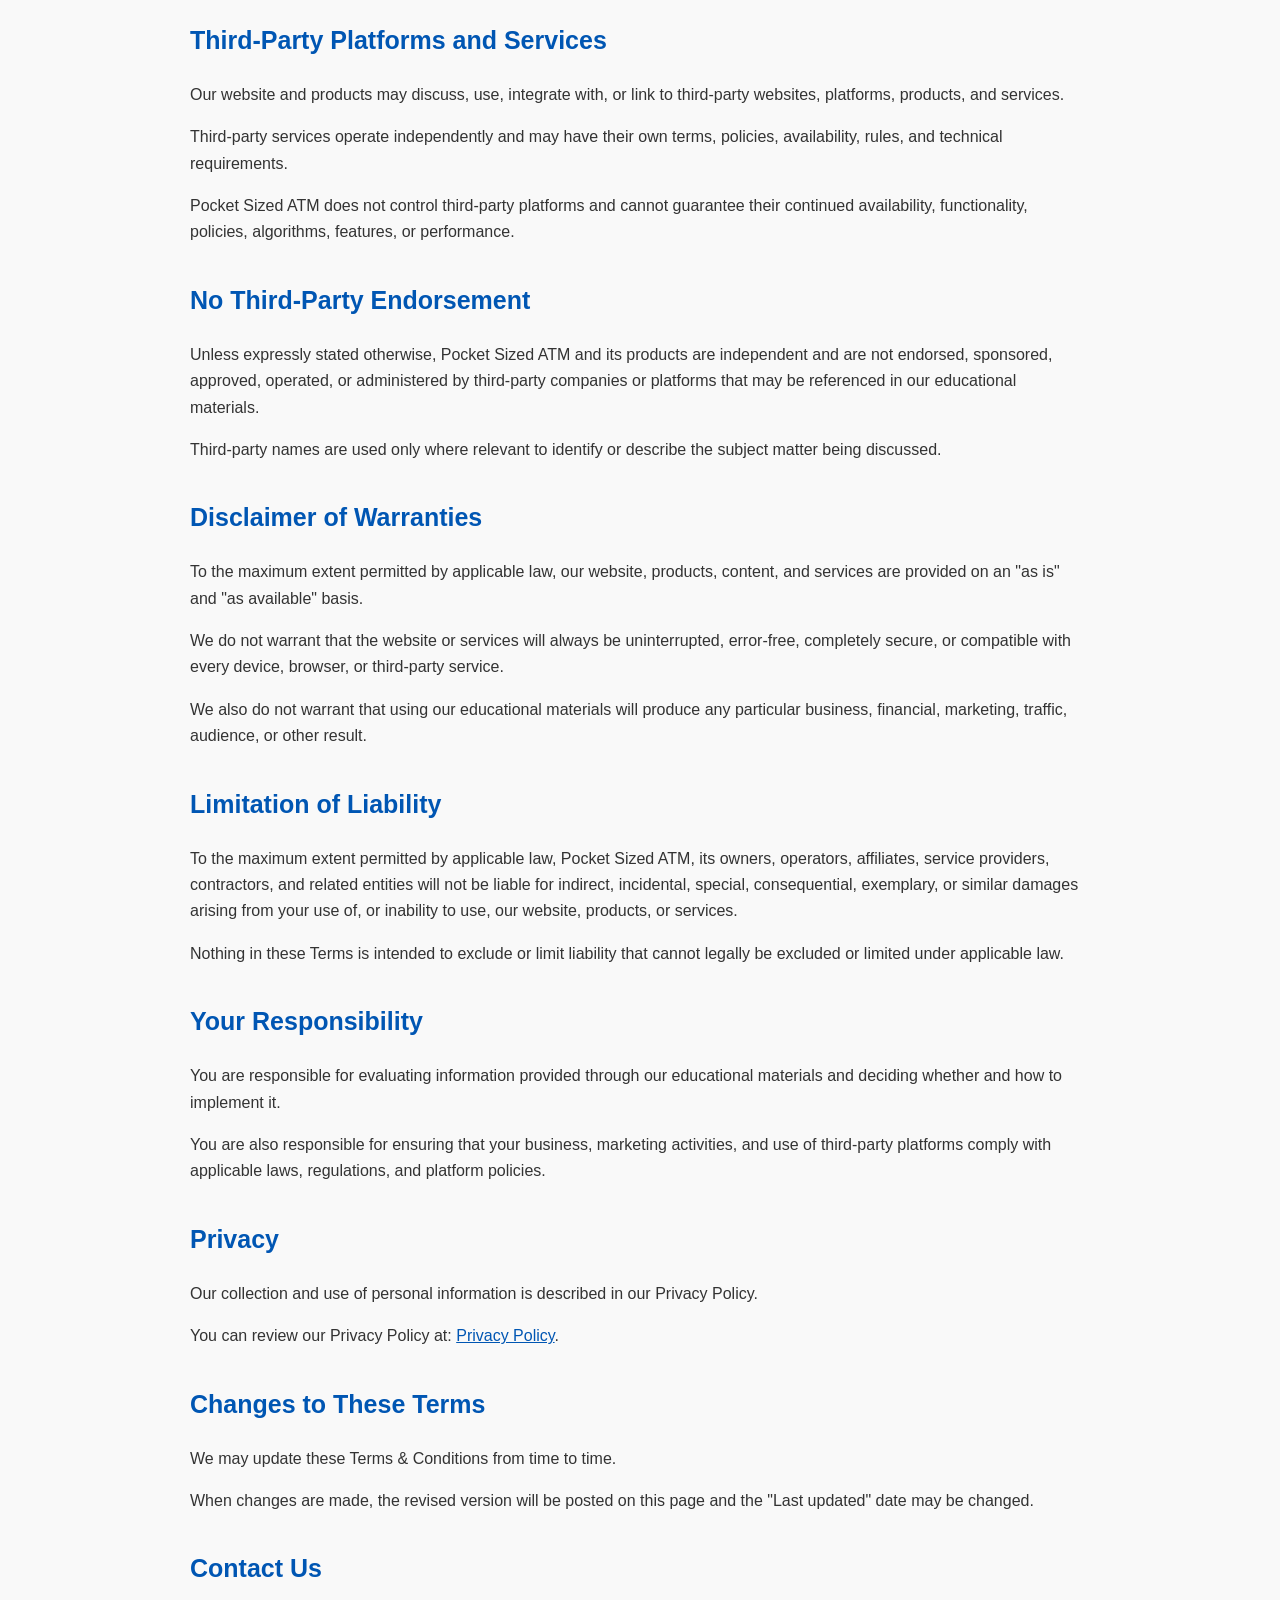
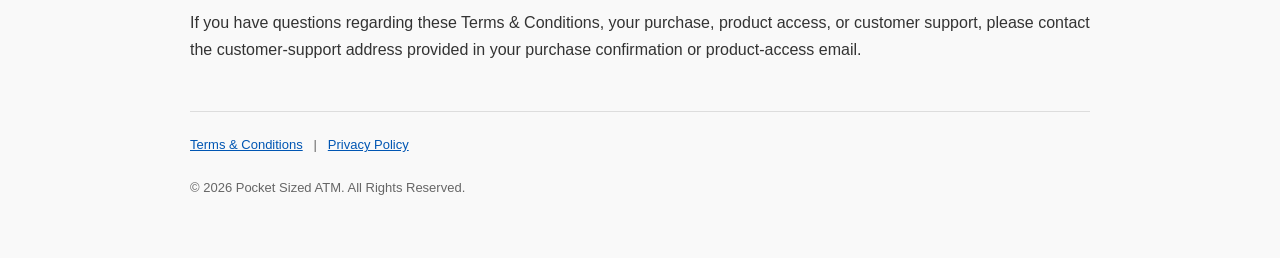
<file: tos/index.html>
<!doctype html>
<html lang="en">
<head>
  <meta charset="UTF-8" />
  <meta name="viewport" content="width=device-width, initial-scale=1.0" />

  <title>Terms & Conditions | Pocket Sized ATM</title>

  <style>
    * {
      box-sizing: border-box;
    }

    body {
      font-family: Arial, Helvetica, sans-serif;
      line-height: 1.65;
      margin: 0;
      background-color: #f9f9f9;
      color: #333;
    }

    .wrap {
      width: min(900px, calc(100% - 32px));
      margin: 0 auto;
      padding: 40px 0 60px;
    }

    h1,
    h2 {
      color: #0056b3;
    }

    h1 {
      margin-top: 0;
      font-size: 36px;
      line-height: 1.2;
    }

    h2 {
      margin-top: 34px;
      font-size: 25px;
    }

    p,
    li {
      font-size: 16px;
    }

    a {
      color: #0056b3;
      text-decoration: underline;
    }

    a:hover {
      text-decoration: none;
    }

    .updated {
      color: #666;
      font-size: 14px;
      margin-bottom: 28px;
    }

    footer {
      margin-top: 48px;
      padding-top: 22px;
      border-top: 1px solid #ddd;
      color: #666;
      font-size: 13px;
    }

    @media (max-width: 600px) {
      .wrap {
        width: min(100% - 24px, 900px);
        padding-top: 28px;
      }

      h1 {
        font-size: 30px;
      }

      h2 {
        font-size: 23px;
      }
    }
  </style>
</head>

<body>

  <main class="wrap">

    <h1>Terms & Conditions</h1>

    <p class="updated">
      Last updated: September 3, 2026
    </p>

    <p>
      These Terms & Conditions govern your access to and use of
      Pocket Sized ATM websites, products, digital training,
      members areas, content, and related services.
    </p>

    <p>
      References to "Pocket Sized ATM," "we," "us," or "our" in
      these Terms include Pocket Sized ATM and, where applicable,
      its owners, operators, affiliates, service providers, and
      related entities.
    </p>

    <p>
      By accessing our website, purchasing a product, or using our
      services, you agree to these Terms & Conditions.
    </p>


    <h2>Educational Purpose</h2>

    <p>
      Pocket Sized ATM provides digital educational information and
      training related to online business, digital marketing, content,
      and related subjects.
    </p>

    <p>
      Our products and materials are provided for educational and
      informational purposes only.
    </p>

    <p>
      Nothing contained in our website, products, training, emails,
      or other materials constitutes financial, investment, legal,
      tax, employment, or other professional advice.
    </p>


    <h2>No Earnings or Results Guarantee</h2>

    <p>
      Pocket Sized ATM does not guarantee that you will earn money,
      generate profits, obtain traffic, grow an audience, achieve
      business success, or obtain any particular financial,
      marketing, or personal result.
    </p>

    <p>
      Any examples, illustrations, testimonials, demonstrations,
      case studies, or discussions of potential outcomes are provided
      for educational or illustrative purposes and should not be
      interpreted as promises or guarantees.
    </p>

    <p>
      Individual results vary based on numerous factors, including
      experience, effort, implementation, market conditions,
      competition, audience, business decisions, and other
      circumstances.
    </p>

    <p>
      Some customers may achieve different results and some customers
      may earn no money at all.
    </p>


    <h2>Purchases and Billing</h2>

    <p>
      Prices, billing terms, product descriptions, and other applicable
      purchase information are displayed on the relevant sales page
      and/or order form before you complete your purchase.
    </p>

    <p>
      By submitting an order, you authorize the applicable payment
      processor to charge the payment method you provide according
      to the price and billing terms displayed at checkout.
    </p>

    <p>
      Unless specifically identified as a subscription or recurring
      payment on the applicable order form, a product advertised as
      a one-time purchase will be charged as a one-time payment.
    </p>


    <h2>Payment Processing</h2>

    <p>
      Purchases may be processed by Digistore24 or another payment
      processor identified on the applicable checkout page.
    </p>

    <p>
      The payment processor may act as the reseller or merchant of
      record for the transaction and may apply its own payment,
      billing, fraud-prevention, cancellation, and refund procedures.
    </p>

    <p>
      You should review all information presented on the order form
      before completing your purchase.
    </p>


    <h2>Digital Products and Delivery</h2>

    <p>
      Pocket Sized ATM products may be delivered electronically
      through a private members area, website, email, download,
      or another digital delivery method.
    </p>

    <p>
      Unless expressly stated otherwise, no physical product will
      be shipped.
    </p>

    <p>
      You are responsible for providing accurate contact information
      and maintaining access to the email address used when completing
      your purchase.
    </p>


    <h2>Product Access</h2>

    <p>
      Where a product includes access to a private members area,
      your login credentials and access are intended for your
      personal use.
    </p>

    <p>
      You are responsible for maintaining the confidentiality of
      your login information and for activity occurring through
      your account.
    </p>

    <p>
      You may not sell, transfer, publicly distribute, or share
      your account credentials or product access without our
      written authorization.
    </p>


    <h2>Refunds and Returns</h2>

    <p>
      Any applicable refund or return period will be displayed on
      the relevant sales page and/or payment processor order form.
    </p>

    <p>
      Refund requests must be submitted within the applicable
      refund period and may be processed according to the terms
      and procedures of the payment processor handling the
      transaction.
    </p>

    <p>
      Where Digistore24 processes the transaction, applicable
      refund and return information may also be displayed on the
      Digistore24 order form.
    </p>


    <h2>License to Use Our Materials</h2>

    <p>
      Unless otherwise stated, purchasing one of our products grants
      you a limited, personal, non-exclusive, non-transferable license
      to access and use the purchased materials for your own personal
      educational purposes.
    </p>

    <p>
      You may not, without prior written permission:
    </p>

    <ul>
      <li>Resell our products or training materials</li>
      <li>Redistribute or publicly share our materials</li>
      <li>Copy or reproduce substantial portions of our materials</li>
      <li>Publish our training materials elsewhere</li>
      <li>Share or sell account access</li>
      <li>Sublicense our content</li>
      <li>Claim our content or intellectual property as your own</li>
    </ul>


    <h2>Intellectual Property</h2>

    <p>
      Unless otherwise indicated, website content, product materials,
      training, videos, graphics, branding, text, designs, and other
      original materials are owned by or licensed to Pocket Sized ATM
      and are protected by applicable intellectual-property laws.
    </p>

    <p>
      Third-party names, trademarks, logos, and other intellectual
      property remain the property of their respective owners.
    </p>

    <p>
      Reference to a third-party company, platform, product, or
      trademark does not necessarily indicate sponsorship,
      affiliation, approval, or endorsement.
    </p>


    <h2>Acceptable Use</h2>

    <p>
      You agree not to:
    </p>

    <ul>
      <li>Use our website or products for unlawful purposes</li>
      <li>Attempt to gain unauthorized access to our systems</li>
      <li>Interfere with the operation or security of our website</li>
      <li>Introduce malware, malicious code, or harmful technology</li>
      <li>Use automated systems to improperly scrape or reproduce protected content</li>
      <li>Misrepresent your identity or relationship with Pocket Sized ATM</li>
      <li>Violate the intellectual-property rights of Pocket Sized ATM or third parties</li>
    </ul>


    <h2>Third-Party Platforms and Services</h2>

    <p>
      Our website and products may discuss, use, integrate with,
      or link to third-party websites, platforms, products, and
      services.
    </p>

    <p>
      Third-party services operate independently and may have their
      own terms, policies, availability, rules, and technical
      requirements.
    </p>

    <p>
      Pocket Sized ATM does not control third-party platforms and
      cannot guarantee their continued availability, functionality,
      policies, algorithms, features, or performance.
    </p>


    <h2>No Third-Party Endorsement</h2>

    <p>
      Unless expressly stated otherwise, Pocket Sized ATM and its
      products are independent and are not endorsed, sponsored,
      approved, operated, or administered by third-party companies
      or platforms that may be referenced in our educational
      materials.
    </p>

    <p>
      Third-party names are used only where relevant to identify or
      describe the subject matter being discussed.
    </p>


    <h2>Disclaimer of Warranties</h2>

    <p>
      To the maximum extent permitted by applicable law, our website,
      products, content, and services are provided on an "as is" and
      "as available" basis.
    </p>

    <p>
      We do not warrant that the website or services will always be
      uninterrupted, error-free, completely secure, or compatible
      with every device, browser, or third-party service.
    </p>

    <p>
      We also do not warrant that using our educational materials
      will produce any particular business, financial, marketing,
      traffic, audience, or other result.
    </p>


    <h2>Limitation of Liability</h2>

    <p>
      To the maximum extent permitted by applicable law, Pocket Sized
      ATM, its owners, operators, affiliates, service providers,
      contractors, and related entities will not be liable for
      indirect, incidental, special, consequential, exemplary,
      or similar damages arising from your use of, or inability
      to use, our website, products, or services.
    </p>

    <p>
      Nothing in these Terms is intended to exclude or limit liability
      that cannot legally be excluded or limited under applicable law.
    </p>


    <h2>Your Responsibility</h2>

    <p>
      You are responsible for evaluating information provided through
      our educational materials and deciding whether and how to
      implement it.
    </p>

    <p>
      You are also responsible for ensuring that your business,
      marketing activities, and use of third-party platforms comply
      with applicable laws, regulations, and platform policies.
    </p>


    <h2>Privacy</h2>

    <p>
      Our collection and use of personal information is described
      in our Privacy Policy.
    </p>

    <p>
      You can review our Privacy Policy at:
      <a href="/privacy">Privacy Policy</a>.
    </p>


    <h2>Changes to These Terms</h2>

    <p>
      We may update these Terms & Conditions from time to time.
    </p>

    <p>
      When changes are made, the revised version will be posted on
      this page and the "Last updated" date may be changed.
    </p>


    <h2>Contact Us</h2>

    <p>
      If you have questions regarding these Terms & Conditions,
      your purchase, product access, or customer support, please
      contact the customer-support address provided in your purchase
      confirmation or product-access email.
    </p>


    <footer>

      <a href="/tos">Terms & Conditions</a>
      &nbsp; | &nbsp;
      <a href="/privacy">Privacy Policy</a>

      <br><br>

      © 2026 Pocket Sized ATM. All Rights Reserved.

    </footer>

  </main>

</body>
</html>
</file>
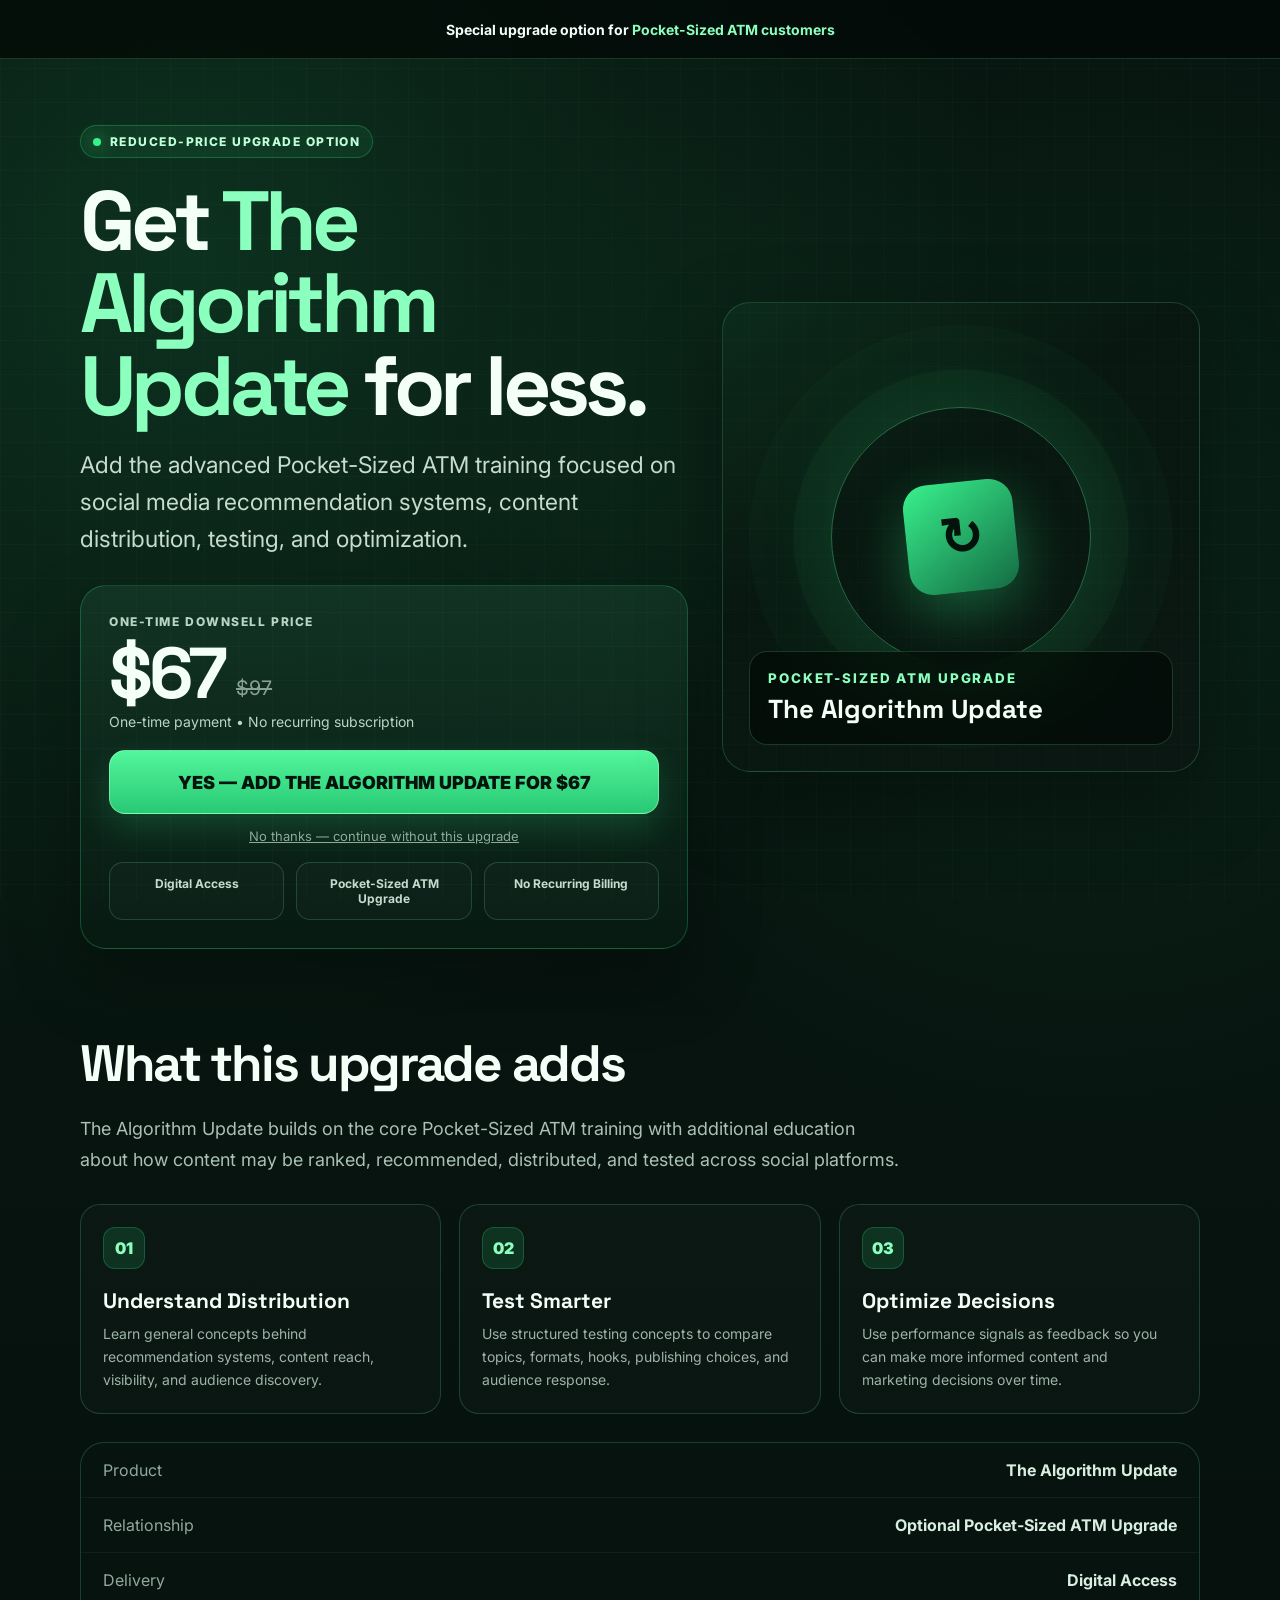
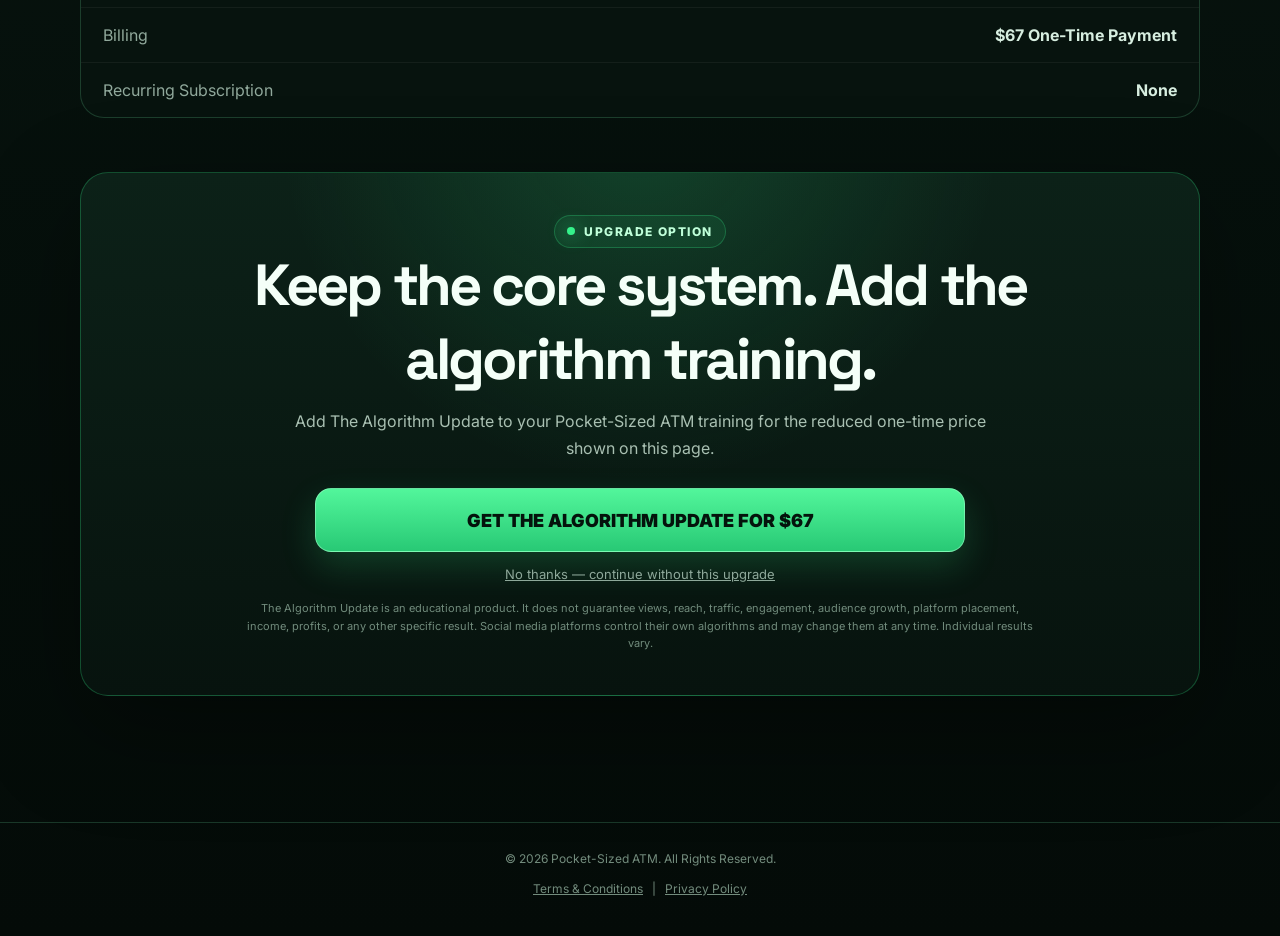
<file: ds1/index-c.html>
<!doctype html>
<html lang="en">
<head>
<meta charset="UTF-8">
<meta name="viewport" content="width=device-width,initial-scale=1.0">
<script src="https://www.digistore24-scripts.com/service/digistore.js"></script><script>digistoreUpsell()</script>
<title>The Algorithm Update — Special Upgrade Option</title>



<link rel="preconnect" href="https://fonts.googleapis.com">
<link rel="preconnect" href="https://fonts.gstatic.com" crossorigin>
<link href="https://fonts.googleapis.com/css2?family=Inter:wght@400;500;600;700;800;900&family=Space+Grotesk:wght@600;700&display=swap" rel="stylesheet">

<style>
:root{
  --bg:#06110d;--panel:#0a1913;--text:#f4fff8;--muted:#9db8aa;
  --green:#35f28b;--green2:#8bffbe;--line:rgba(120,255,181,.18)
}
*{box-sizing:border-box}
body{
  margin:0;color:var(--text);font-family:Inter,system-ui,sans-serif;
  background:
    radial-gradient(circle at 15% 10%,rgba(53,242,139,.14),transparent 32%),
    radial-gradient(circle at 85% 20%,rgba(53,242,139,.08),transparent 28%),
    linear-gradient(180deg,#06110d 0%,#07140f 45%,#040b08 100%);
  min-height:100vh
}
body:before{
  content:"";position:fixed;inset:0;pointer-events:none;
  background-image:
    linear-gradient(rgba(255,255,255,.018) 1px,transparent 1px),
    linear-gradient(90deg,rgba(255,255,255,.018) 1px,transparent 1px);
  background-size:34px 34px
}
.wrap{width:min(1120px,calc(100% - 32px));margin:0 auto}
.topbar{
  border-bottom:1px solid var(--line);background:rgba(3,10,7,.78);
  backdrop-filter:blur(14px);position:sticky;top:0;z-index:20
}
.topbar-inner{
  min-height:58px;display:flex;align-items:center;justify-content:center;
  text-align:center;font-size:14px;font-weight:700
}
.topbar b{color:var(--green2)}
.hero{padding:66px 0 28px}
.hero-grid{display:grid;grid-template-columns:1.12fr .88fr;gap:34px;align-items:center}
.eyebrow{
  display:inline-flex;gap:9px;align-items:center;padding:8px 12px;border:1px solid rgba(53,242,139,.25);
  background:rgba(53,242,139,.075);border-radius:999px;color:#bfffd9;font-weight:800;font-size:12px;
  letter-spacing:.12em;text-transform:uppercase
}
.dot{width:8px;height:8px;border-radius:50%;background:var(--green);box-shadow:0 0 18px rgba(53,242,139,.9)}
h1{
  font-family:"Space Grotesk",Inter,sans-serif;font-size:clamp(44px,7vw,84px);line-height:.98;
  letter-spacing:-.055em;margin:22px 0 20px;max-width:950px
}
.accent{color:var(--green2)}
.sub{max-width:780px;font-size:clamp(18px,2vw,23px);line-height:1.6;color:#c7dbcf;margin:0 0 28px}
.visual{
  position:relative;min-height:470px;border:1px solid var(--line);border-radius:28px;
  background:linear-gradient(145deg,rgba(53,242,139,.11),rgba(53,242,139,.02) 40%,rgba(255,255,255,.015)),#07130e;
  overflow:hidden;box-shadow:0 30px 80px rgba(0,0,0,.34)
}
.visual:before{
  content:"";position:absolute;inset:0;
  background:
    repeating-linear-gradient(0deg,transparent,transparent 26px,rgba(83,255,155,.04) 27px),
    repeating-linear-gradient(90deg,transparent,transparent 26px,rgba(83,255,155,.04) 27px)
}
.orb{
  position:absolute;inset:50% auto auto 50%;width:260px;height:260px;transform:translate(-50%,-50%);
  border-radius:50%;border:1px solid rgba(94,255,164,.35);
  box-shadow:0 0 0 38px rgba(53,242,139,.035),0 0 0 82px rgba(53,242,139,.025),0 0 80px rgba(53,242,139,.14);
  display:flex;align-items:center;justify-content:center
}
.algo-icon{
  width:110px;height:110px;border-radius:24px;background:linear-gradient(145deg,#38f18d,#146b43);
  color:#03120b;display:grid;place-items:center;font-family:"Space Grotesk";font-size:52px;font-weight:700;
  transform:rotate(-6deg);box-shadow:0 18px 55px rgba(53,242,139,.32);z-index:2
}
.visual-label{
  position:absolute;left:26px;bottom:26px;right:26px;padding:18px;border:1px solid var(--line);
  border-radius:18px;background:rgba(2,10,6,.66);backdrop-filter:blur(10px)
}
.visual-label small{display:block;color:var(--green2);font-weight:800;text-transform:uppercase;letter-spacing:.14em;margin-bottom:6px}
.visual-label strong{font-family:"Space Grotesk";font-size:26px}
.offer{
  margin-top:28px;border:1px solid rgba(53,242,139,.24);
  background:linear-gradient(180deg,rgba(20,56,40,.8),rgba(8,27,19,.9));
  border-radius:26px;padding:28px;box-shadow:0 30px 70px rgba(0,0,0,.28)
}
.offer-label{color:#b9d5c5;text-transform:uppercase;letter-spacing:.13em;font-size:12px;font-weight:800}
.price{display:flex;align-items:flex-end;gap:12px;margin:8px 0 4px}
.price .now{font-family:"Space Grotesk";font-size:72px;font-weight:700;letter-spacing:-.06em;line-height:1}
.price .was{color:#89a194;font-size:20px;text-decoration:line-through;padding-bottom:9px}
.billing{color:#b9d5c5;font-size:14px;margin-bottom:20px}
.cta{
  display:flex;width:100%;align-items:center;justify-content:center;padding:18px 22px;min-height:64px;
  border-radius:16px;border:1px solid rgba(165,255,204,.5);
  background:linear-gradient(180deg,#52f69b,#28c975);color:#04130c;text-decoration:none;
  font-weight:900;font-size:18px;box-shadow:0 14px 35px rgba(53,242,139,.18)
}
.cta:hover{transform:translateY(-2px)}
.decline{text-align:center;margin-top:14px;font-size:13px}
.decline a{color:#8ea89a;text-decoration:underline}
.proofline{display:grid;grid-template-columns:repeat(3,1fr);gap:12px;margin-top:18px}
.proof{border:1px solid var(--line);background:rgba(255,255,255,.018);border-radius:14px;padding:13px;color:#c7dacd;font-size:12px;text-align:center;font-weight:700}
.section{padding:54px 0}
.section-title{font-family:"Space Grotesk";font-size:clamp(32px,4vw,54px);letter-spacing:-.045em;margin:0 0 12px}
.section-copy{color:#abc1b4;font-size:18px;line-height:1.7;max-width:820px}
.cards{display:grid;grid-template-columns:repeat(3,1fr);gap:18px;margin-top:28px}
.card{border:1px solid var(--line);background:rgba(255,255,255,.02);border-radius:20px;padding:22px}
.card-icon{
  width:42px;height:42px;border-radius:12px;display:grid;place-items:center;background:rgba(53,242,139,.12);
  border:1px solid rgba(53,242,139,.22);color:var(--green2);font-weight:900;margin-bottom:18px
}
.card h3{margin:0 0 8px;font-family:"Space Grotesk";font-size:21px}
.card p{margin:0;color:#9eb4a7;line-height:1.65;font-size:14px}
.compare{border:1px solid var(--line);border-radius:24px;overflow:hidden;margin-top:28px;background:#07130e}
.row{display:grid;grid-template-columns:1.2fr .8fr;gap:20px;padding:17px 22px;border-top:1px solid rgba(255,255,255,.05)}
.row:first-child{border-top:0}.row div:last-child{text-align:right;color:#d7eee0;font-weight:700}.row div:first-child{color:#91a99c}
.final{
  margin:54px auto 72px;border:1px solid rgba(53,242,139,.26);
  background:radial-gradient(circle at 50% -10%,rgba(53,242,139,.16),transparent 45%),linear-gradient(180deg,#0c2118,#07130e);
  border-radius:28px;padding:42px;text-align:center;box-shadow:0 35px 100px rgba(0,0,0,.35)
}
.final h2{margin:0 auto 12px;font-family:"Space Grotesk";font-size:clamp(34px,5vw,58px);letter-spacing:-.05em;max-width:800px}
.final p{color:#a9c0b2;max-width:740px;margin:0 auto 26px;line-height:1.7}
.final .cta{max-width:650px;margin:0 auto}
.fine{margin:18px auto 0;max-width:800px;color:#718b7c;font-size:11px;line-height:1.6}
footer{border-top:1px solid var(--line);color:#738c7d;padding:28px 0 40px;text-align:center;font-size:12px}
@media(max-width:860px){
  .hero{padding-top:40px}.hero-grid{grid-template-columns:1fr}.visual{min-height:390px;order:-1}
  .cards{grid-template-columns:1fr}.proofline{grid-template-columns:1fr}.row{grid-template-columns:1fr}
  .row div:last-child{text-align:left}.final{padding:30px 20px}.price .now{font-size:62px}
}
</style>
</head>
<body>
<div class="topbar">
  <div class="wrap topbar-inner">Special upgrade option for <b>&nbsp;Pocket-Sized ATM customers</b></div>
</div>

<main>
<section class="hero">
  <div class="wrap hero-grid">
    <div>
      <div class="eyebrow"><span class="dot"></span> Reduced-Price Upgrade Option</div>
      <h1>Get <span class="accent">The Algorithm Update</span> for less.</h1>
      <p class="sub">
        Add the advanced Pocket-Sized ATM training focused on social media recommendation systems,
        content distribution, testing, and optimization.
      </p>

      <div class="offer">
        <div class="offer-label">One-Time Downsell Price</div>
        <div class="price"><div class="now">$67</div><div class="was">$97</div></div>
        <div class="billing">One-time payment • No recurring subscription</div>

        <a class="cta" href="https://www.digistore24.com/answer/yes?template=light">
          YES — ADD THE ALGORITHM UPDATE FOR $67
        </a>

        <div class="decline">
          <a href="https://www.digistore24.com/answer/no">No thanks — continue without this upgrade</a>
        </div>

        <div class="proofline">
          <div class="proof">Digital Access</div>
          <div class="proof">Pocket-Sized ATM Upgrade</div>
          <div class="proof">No Recurring Billing</div>
        </div>
      </div>
    </div>

    <div class="visual">
      <div class="orb"><div class="algo-icon">↻</div></div>
      <div class="visual-label">
        <small>Pocket-Sized ATM Upgrade</small>
        <strong>The Algorithm Update</strong>
      </div>
    </div>
  </div>
</section>

<section class="section">
  <div class="wrap">
    <h2 class="section-title">What this upgrade adds</h2>
    <p class="section-copy">
      The Algorithm Update builds on the core Pocket-Sized ATM training with additional education
      about how content may be ranked, recommended, distributed, and tested across social platforms.
    </p>

    <div class="cards">
      <div class="card"><div class="card-icon">01</div><h3>Understand Distribution</h3><p>Learn general concepts behind recommendation systems, content reach, visibility, and audience discovery.</p></div>
      <div class="card"><div class="card-icon">02</div><h3>Test Smarter</h3><p>Use structured testing concepts to compare topics, formats, hooks, publishing choices, and audience response.</p></div>
      <div class="card"><div class="card-icon">03</div><h3>Optimize Decisions</h3><p>Use performance signals as feedback so you can make more informed content and marketing decisions over time.</p></div>
    </div>

    <div class="compare">
      <div class="row"><div>Product</div><div>The Algorithm Update</div></div>
      <div class="row"><div>Relationship</div><div>Optional Pocket-Sized ATM Upgrade</div></div>
      <div class="row"><div>Delivery</div><div>Digital Access</div></div>
      <div class="row"><div>Billing</div><div>$67 One-Time Payment</div></div>
      <div class="row"><div>Recurring Subscription</div><div>None</div></div>
    </div>

    <div class="final">
      <div class="eyebrow"><span class="dot"></span> Upgrade Option</div>
      <h2>Keep the core system. Add the algorithm training.</h2>
      <p>Add The Algorithm Update to your Pocket-Sized ATM training for the reduced one-time price shown on this page.</p>

      <a class="cta" href="https://www.digistore24.com/answer/yes?template=light">
        GET THE ALGORITHM UPDATE FOR $67
      </a>

      <div class="decline">
        <a href="https://www.digistore24.com/answer/no">No thanks — continue without this upgrade</a>
      </div>

      <div class="fine">
        The Algorithm Update is an educational product. It does not guarantee views, reach, traffic,
        engagement, audience growth, platform placement, income, profits, or any other specific result.
        Social media platforms control their own algorithms and may change them at any time. Individual results vary.
      </div>
    </div>
  </div>
</section>
</main>

<footer>
  © 2026 Pocket-Sized ATM. All Rights Reserved.<br><br>
  <a href="/tos" style="color:inherit;">Terms &amp; Conditions</a>
  &nbsp; | &nbsp;
  <a href="/privacy" style="color:inherit;">Privacy Policy</a>
</footer>
  <script src="/decline-guard.js"></script>
</body>
</html>
</file>
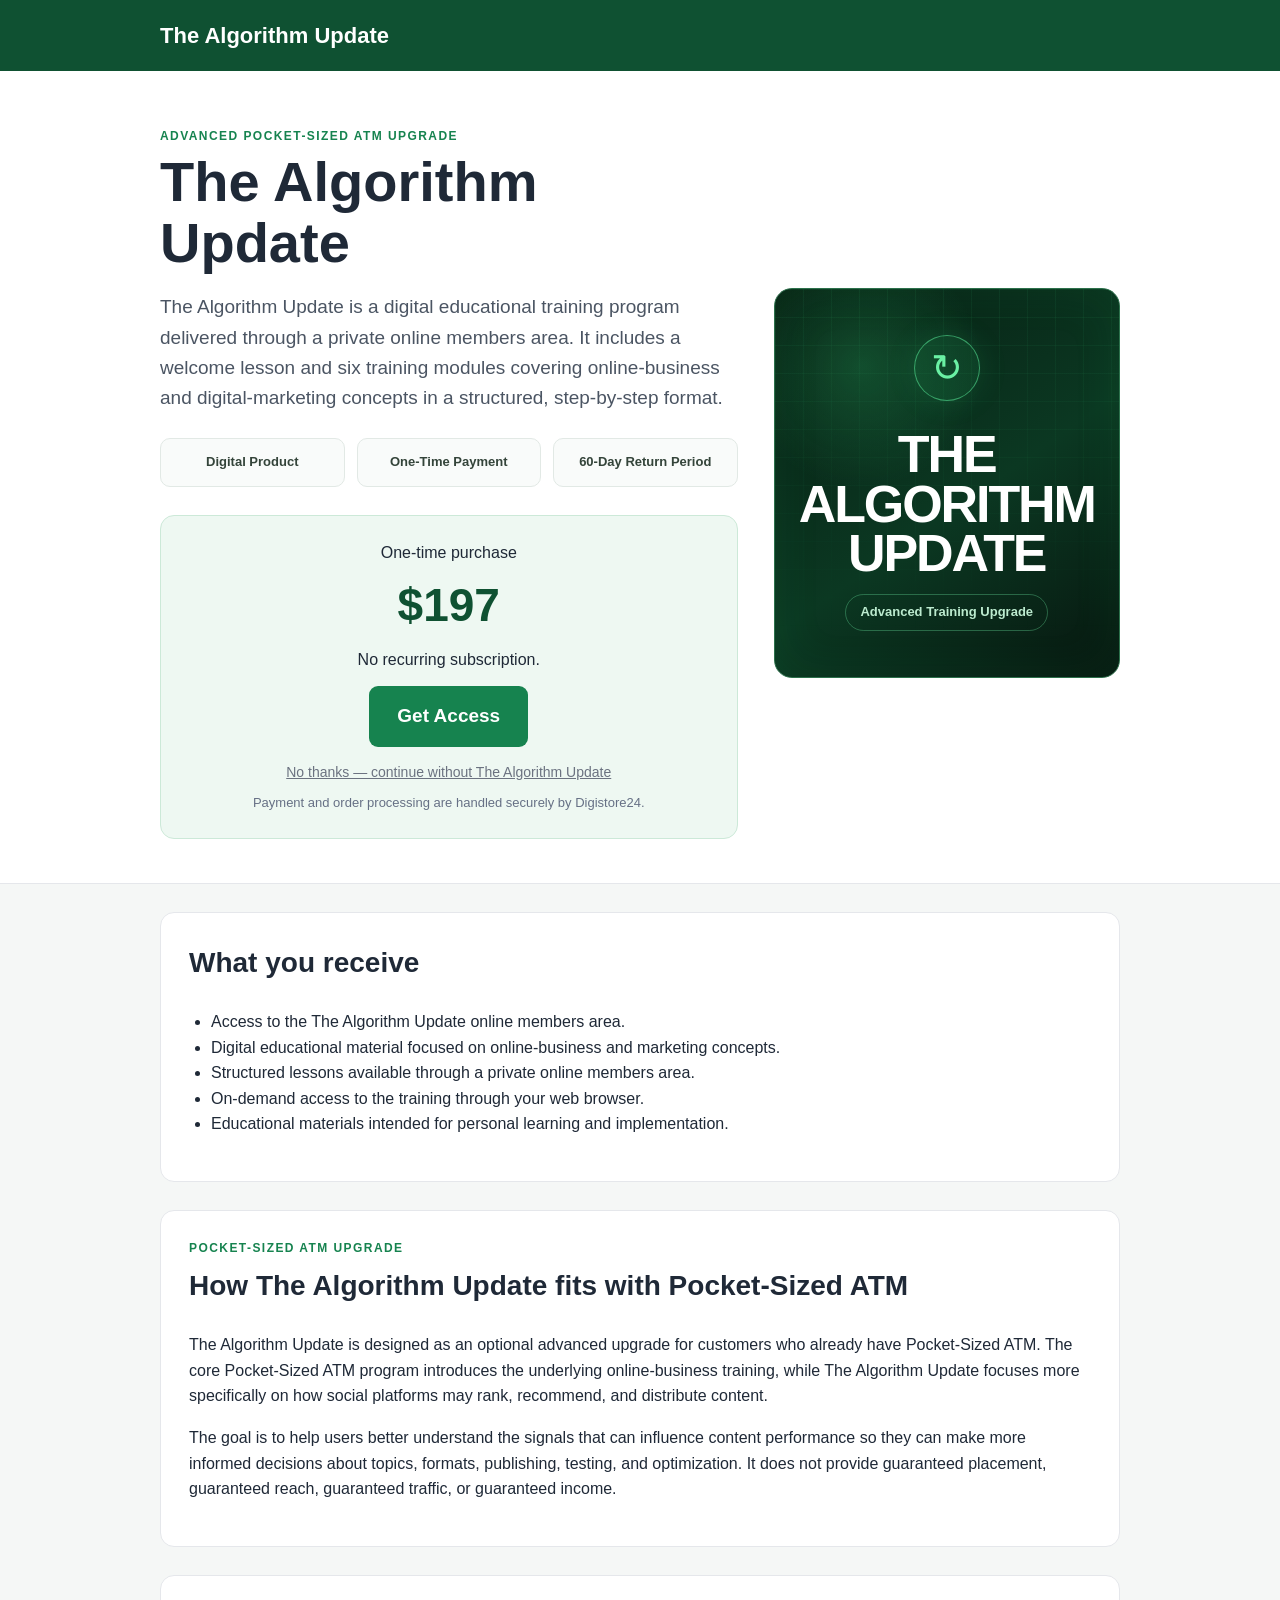
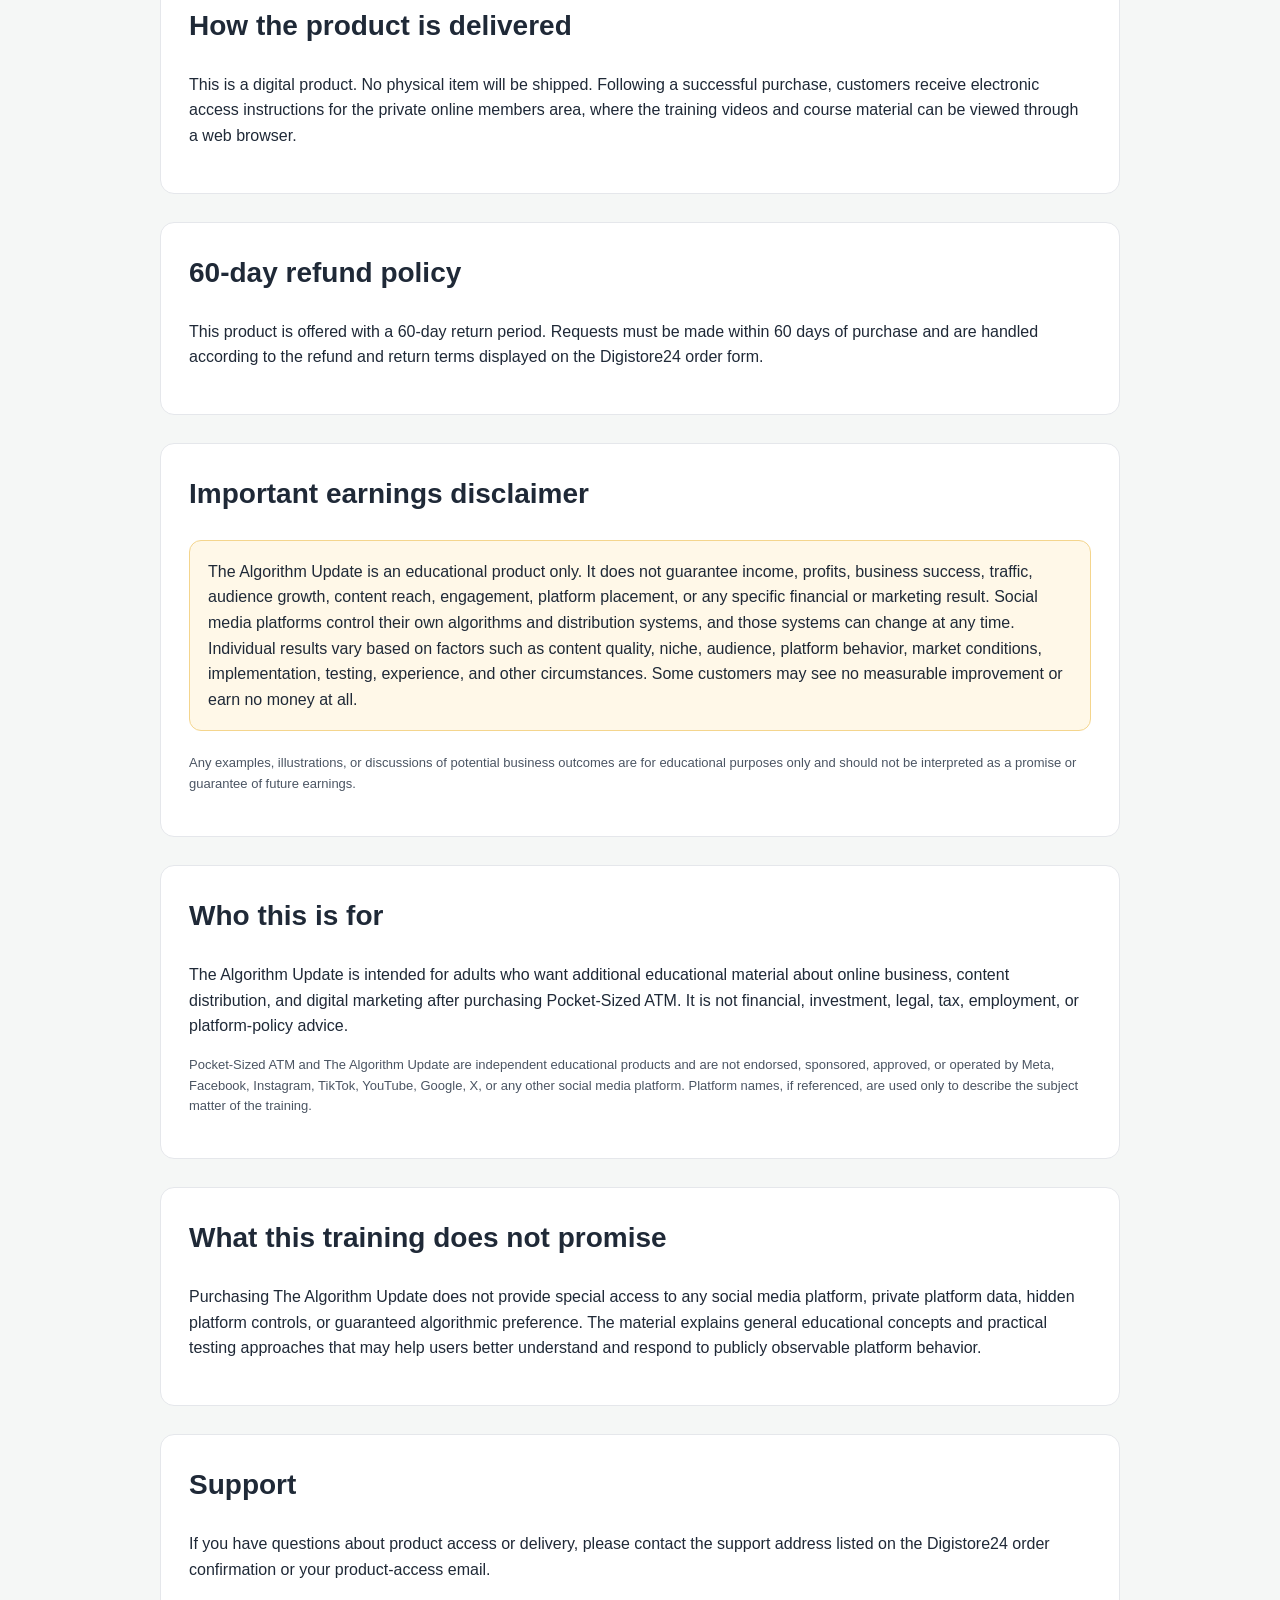
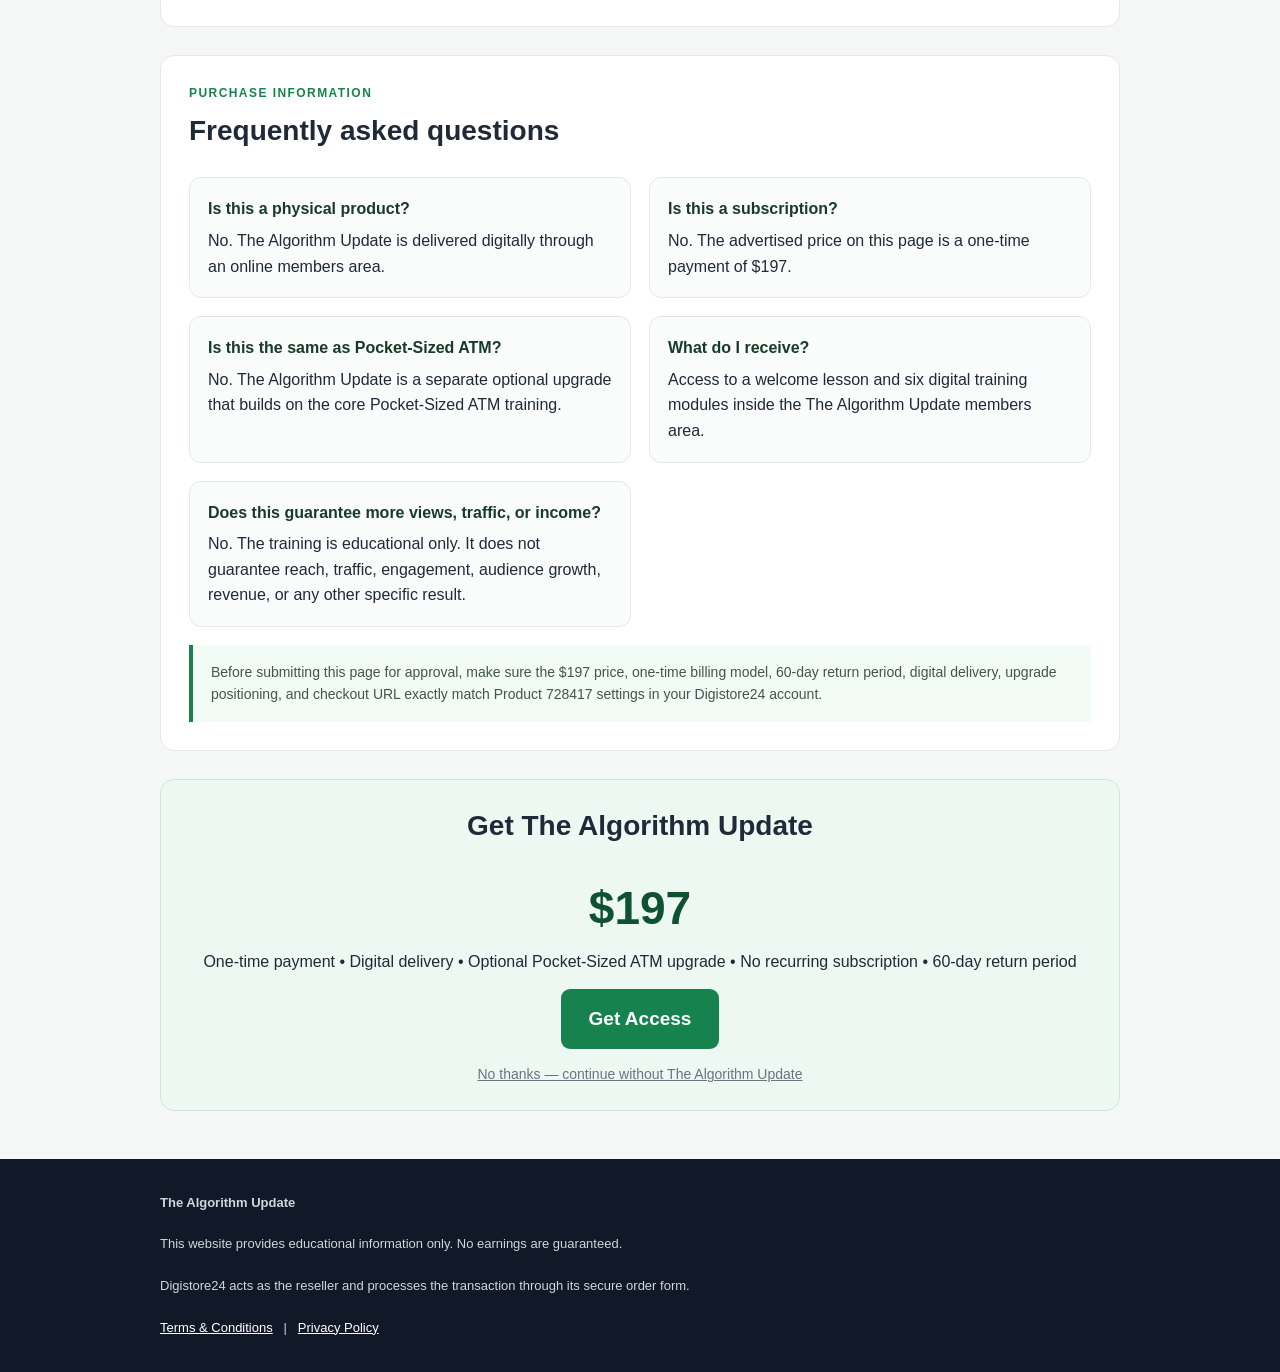
<file: us1-b/index-c.html>
<!DOCTYPE html>
<html lang="en">
<head>
  <meta charset="UTF-8" />
  <meta name="viewport" content="width=device-width, initial-scale=1.0" />
  <title>The Algorithm Update | Digital Training Program</title>


  <script src="https://www.digistore24-scripts.com/service/digistore.js"></script>
  <script type="text/javascript">
    digistorePromocode({ "product_id": 728417, "adjust_domain": true });
    digistoreUpsell();
  </script>

  <style>
    * { box-sizing: border-box; }
    body {
      margin: 0;
      font-family: Arial, Helvetica, sans-serif;
      background: #f5f7f6;
      color: #1f2937;
      line-height: 1.6;
    }
    .wrap { width: min(960px, calc(100% - 32px)); margin: 0 auto; }
    header {
      background: #0f5132;
      color: #fff;
      padding: 18px 0;
    }
    header .brand { font-size: 22px; font-weight: 800; }
    .hero {
      background: #fff;
      padding: 56px 0 44px;
      border-bottom: 1px solid #e5e7eb;
    }
    h1 { font-size: clamp(34px, 6vw, 56px); line-height: 1.08; margin: 0 0 18px; }
    h2 { font-size: 28px; margin-top: 0; }
    .sub { font-size: 19px; color: #4b5563; max-width: 760px; }
    .card {
      background: #fff;
      border: 1px solid #e5e7eb;
      border-radius: 14px;
      padding: 28px;
      margin: 28px 0;
    }
    .price-box {
      background: #eef8f2;
      border: 1px solid #cce9d8;
      border-radius: 14px;
      padding: 24px;
      text-align: center;
      margin-top: 28px;
    }
    .price { font-size: 46px; font-weight: 800; color: #0f5132; margin: 4px 0; }
    .small { font-size: 14px; color: #6b7280; }
    .decline-link {
      display: block;
      margin: 14px auto 0;
      color: #6b7280;
      font-size: 14px;
      text-decoration: underline;
      text-align: center;
    }
    .decline-link:hover { color: #374151; }
    .cta {
      display: inline-block;
      margin-top: 14px;
      background: #16834f;
      color: white;
      text-decoration: none;
      font-size: 19px;
      font-weight: 800;
      padding: 15px 28px;
      border-radius: 9px;
    }
    ul { padding-left: 22px; }
    .notice {
      background: #fff8e8;
      border: 1px solid #f4d58d;
      border-radius: 12px;
      padding: 18px;
      margin: 22px 0;
    }
    footer {
      background: #111827;
      color: #d1d5db;
      padding: 34px 0;
      margin-top: 48px;
      font-size: 13px;
    }
    footer a { color: #fff; }
    .legal { font-size: 13px; color: #4b5563; }
    .trust-placeholder {
      border: 2px dashed #9ca3af;
      padding: 18px;
      text-align: center;
      color: #6b7280;
      margin: 24px 0;
      background: #fafafa;
    }
  
    .hero-grid {
      display: grid;
      grid-template-columns: minmax(0, 1.25fr) minmax(280px, .75fr);
      gap: 36px;
      align-items: center;
    }

    .product-visual {
      background:
        radial-gradient(circle at 50% 15%, rgba(22,131,79,.16), transparent 40%),
        linear-gradient(180deg, #fbfdfc 0%, #eef7f1 100%);
      border: 1px solid #d9e7de;
      border-radius: 18px;
      padding: 26px;
      text-align: center;
    }

    .product-visual img {
      display: block;
      width: min(100%, 390px);
      max-height: 430px;
      object-fit: contain;
      margin: 0 auto;
      filter: drop-shadow(0 22px 28px rgba(0,0,0,.16));
    }

    .product-caption {
      margin-top: 14px;
      font-size: 13px;
      color: #667085;
    }

    .trust-row {
      display: grid;
      grid-template-columns: repeat(3, 1fr);
      gap: 12px;
      margin: 24px 0 0;
    }

    .trust-item {
      background: #f9fbfa;
      border: 1px solid #e2e9e5;
      border-radius: 10px;
      padding: 13px;
      text-align: center;
      font-size: 13px;
      font-weight: 700;
      color: #34443a;
    }

    .section-kicker {
      color: #16834f;
      text-transform: uppercase;
      letter-spacing: .12em;
      font-size: 12px;
      font-weight: 800;
      margin-bottom: 6px;
    }

    .faq-grid {
      display: grid;
      grid-template-columns: 1fr 1fr;
      gap: 18px;
    }

    .faq-item {
      border: 1px solid #e5e7eb;
      border-radius: 12px;
      padding: 18px;
      background: #fafcfb;
    }

    .faq-item strong {
      display: block;
      margin-bottom: 6px;
      color: #183a29;
    }

    .compliance-note {
      border-left: 4px solid #16834f;
      background: #f2fbf6;
      padding: 16px 18px;
      margin-top: 18px;
      font-size: 14px;
      color: #42564a;
    }

    .checkout-note {
      margin-top: 10px;
      font-size: 13px;
      color: #667085;
    }

    @media (max-width: 760px) {
      .hero-grid,
      .faq-grid,
      .trust-row {
        grid-template-columns: 1fr;
      }

      .product-visual {
        order: -1;
      }
    }

  
    .algorithm-cover {
      min-height: 390px;
      display: flex;
      flex-direction: column;
      align-items: center;
      justify-content: center;
      position: relative;
      overflow: hidden;
      color: #fff;
      background:
        radial-gradient(circle at 25% 20%, rgba(51, 214, 122, .22), transparent 30%),
        linear-gradient(145deg, #071d12 0%, #0b3822 55%, #07160f 100%);
      border: 1px solid #2c714b;
      box-shadow: inset 0 0 50px rgba(31, 200, 105, .09);
    }

    .algorithm-cover::before,
    .algorithm-cover::after {
      content: "";
      position: absolute;
      inset: 0;
      pointer-events: none;
    }

    .algorithm-cover::before {
      background-image:
        linear-gradient(rgba(67, 219, 135, .07) 1px, transparent 1px),
        linear-gradient(90deg, rgba(67, 219, 135, .07) 1px, transparent 1px);
      background-size: 28px 28px;
      mask-image: linear-gradient(to bottom, black, transparent 90%);
    }

    .algorithm-cover::after {
      background: linear-gradient(120deg, transparent 30%, rgba(255,255,255,.07) 50%, transparent 70%);
      transform: translateX(-100%);
      animation: coverSweep 5s ease-in-out infinite;
    }

    @keyframes coverSweep {
      0%, 65% { transform: translateX(-100%); }
      100% { transform: translateX(100%); }
    }

    .algo-icon {
      width: 66px;
      height: 66px;
      border-radius: 50%;
      display: grid;
      place-items: center;
      border: 1px solid rgba(90, 235, 154, .55);
      background: rgba(42, 188, 108, .12);
      color: #6af0a4;
      font-size: 38px;
      line-height: 1;
      margin-bottom: 20px;
      box-shadow: 0 0 30px rgba(50, 220, 126, .14);
      position: relative;
      z-index: 1;
    }

    .algo-eyebrow {
      position: relative;
      z-index: 1;
      color: #68e99f;
      font-size: 12px;
      font-weight: 800;
      letter-spacing: .22em;
      margin-bottom: 9px;
    }

    .algo-title {
      position: relative;
      z-index: 1;
      font-size: clamp(32px, 5vw, 52px);
      line-height: .95;
      letter-spacing: -.04em;
      font-weight: 900;
      text-align: center;
    }

    .algo-subtitle {
      position: relative;
      z-index: 1;
      margin-top: 16px;
      padding: 7px 14px;
      border: 1px solid rgba(111, 236, 164, .32);
      border-radius: 999px;
      color: #bcebcf;
      font-size: 13px;
      font-weight: 700;
    }

  </style>
</head>
<body>

<header>
  <div class="wrap">
    <div class="brand">The Algorithm Update</div>
  </div>
</header>

<section class="hero">
  <div class="wrap">
    <div class="hero-grid">
      <div>
        <div class="section-kicker">Advanced Pocket-Sized ATM Upgrade</div>
        <h1>The Algorithm Update</h1>
        <p class="sub">
          The Algorithm Update is a digital educational training program delivered through a private online
          members area. It includes a welcome lesson and six training modules covering online-business
          and digital-marketing concepts in a structured, step-by-step format.
        </p>

        <div class="trust-row">
          <div class="trust-item">Digital Product</div>
          <div class="trust-item">One-Time Payment</div>
          <div class="trust-item">60-Day Return Period</div>
        </div>

        <div class="price-box">
          <div>One-time purchase</div>
          <div class="price">$197</div>
          <div>No recurring subscription.</div>
          <a class="cta" href="https://www.digistore24.com/product/728417">Get Access</a>
          <a class="decline-link" href="https://www.digistore24.com/answer/no">No thanks — continue without The Algorithm Update</a>
          <div class="checkout-note">Payment and order processing are handled securely by Digistore24.</div>
        </div>
      </div>

      <div class="product-visual algorithm-cover" aria-label="The Algorithm Update product graphic">
        <div class="algo-icon">↻</div>
        <div class="algo-eyebrow"></div>
        <div class="algo-title">THE<br>ALGORITHM<br>UPDATE</div>
        <div class="algo-subtitle">Advanced Training Upgrade</div>
      </div>
    </div>
  </div>
</section>

<main class="wrap">
  <section class="card">
    <h2>What you receive</h2>
    <ul>
      <li>Access to the The Algorithm Update online members area.</li>
      <li>Digital educational material focused on online-business and marketing concepts.</li>
      <li>Structured lessons available through a private online members area.</li>
      <li>On-demand access to the training through your web browser.</li>
      <li>Educational materials intended for personal learning and implementation.</li>
    </ul>
  </section>

  <section class="card">
    <div class="section-kicker">Pocket-Sized ATM Upgrade</div>
    <h2>How The Algorithm Update fits with Pocket-Sized ATM</h2>
    <p>
      The Algorithm Update is designed as an optional advanced upgrade for customers who already have
      Pocket-Sized ATM. The core Pocket-Sized ATM program introduces the underlying online-business
      training, while The Algorithm Update focuses more specifically on how social platforms may rank,
      recommend, and distribute content.
    </p>
    <p>
      The goal is to help users better understand the signals that can influence content performance so
      they can make more informed decisions about topics, formats, publishing, testing, and optimization.
      It does not provide guaranteed placement, guaranteed reach, guaranteed traffic, or guaranteed income.
    </p>
  </section>

  <section class="card">
    <h2>How the product is delivered</h2>
    <p>
      This is a digital product. No physical item will be shipped. Following a successful purchase,
      customers receive electronic access instructions for the private online members area, where the
      training videos and course material can be viewed through a web browser.
    </p>
  </section>

  <section class="card">
    <h2>60-day refund policy</h2>
    <p>
      This product is offered with a 60-day return period. Requests must be made within
      60 days of purchase and are handled according to the refund and return terms displayed
      on the Digistore24 order form.
    </p>
  </section>

  <section class="card">
    <h2>Important earnings disclaimer</h2>
    <div class="notice">
      The Algorithm Update is an educational product only. It does not guarantee income, profits,
      business success, traffic, audience growth, content reach, engagement, platform placement, or any
      specific financial or marketing result. Social media platforms control their own algorithms and
      distribution systems, and those systems can change at any time. Individual results vary based on
      factors such as content quality, niche, audience, platform behavior, market conditions, implementation,
      testing, experience, and other circumstances. Some customers may see no measurable improvement or
      earn no money at all.
    </div>
    <p class="legal">
      Any examples, illustrations, or discussions of potential business outcomes are for educational
      purposes only and should not be interpreted as a promise or guarantee of future earnings.
    </p>
  </section>

  <section class="card">
    <h2>Who this is for</h2>
    <p>
      The Algorithm Update is intended for adults who want additional educational material about online
      business, content distribution, and digital marketing after purchasing Pocket-Sized ATM. It is not
      financial, investment, legal, tax, employment, or platform-policy advice.
    </p>
    <p class="legal">
      Pocket-Sized ATM and The Algorithm Update are independent educational products and are not endorsed,
      sponsored, approved, or operated by Meta, Facebook, Instagram, TikTok, YouTube, Google, X, or any
      other social media platform. Platform names, if referenced, are used only to describe the subject
      matter of the training.
    </p>
  </section>

  <section class="card">
    <h2>What this training does not promise</h2>
    <p>
      Purchasing The Algorithm Update does not provide special access to any social media platform,
      private platform data, hidden platform controls, or guaranteed algorithmic preference. The material
      explains general educational concepts and practical testing approaches that may help users better
      understand and respond to publicly observable platform behavior.
    </p>
  </section>

  <section class="card">
    <h2>Support</h2>
    <p>
      If you have questions about product access or delivery, please contact the support address
      listed on the Digistore24 order confirmation or your product-access email.
    </p>
  </section>

  <section class="card">
    <div class="section-kicker">Purchase Information</div>
    <h2>Frequently asked questions</h2>

    <div class="faq-grid">
      <div class="faq-item">
        <strong>Is this a physical product?</strong>
        No. The Algorithm Update is delivered digitally through an online members area.
      </div>

      <div class="faq-item">
        <strong>Is this a subscription?</strong>
        No. The advertised price on this page is a one-time payment of $197.
      </div>

      <div class="faq-item">
        <strong>Is this the same as Pocket-Sized ATM?</strong>
        No. The Algorithm Update is a separate optional upgrade that builds on the core Pocket-Sized ATM training.
      </div>

      <div class="faq-item">
        <strong>What do I receive?</strong>
        Access to a welcome lesson and six digital training modules inside the The Algorithm Update members area.
      </div>

      <div class="faq-item">
        <strong>Does this guarantee more views, traffic, or income?</strong>
        No. The training is educational only. It does not guarantee reach, traffic, engagement, audience
        growth, revenue, or any other specific result.
      </div>
    </div>

    <div class="compliance-note">
      Before submitting this page for approval, make sure the $197 price, one-time billing model, 60-day return period, digital delivery, upgrade positioning, and checkout URL exactly match Product 728417 settings in your Digistore24 account.
    </div>
  </section>
<section class="price-box">
    <h2>Get The Algorithm Update</h2>
    <div class="price">$197</div>
    <div>One-time payment • Digital delivery • Optional Pocket-Sized ATM upgrade • No recurring subscription • 60-day return period</div>
    <a class="cta" href="https://www.digistore24.com/product/728417">Get Access</a>
          <a class="decline-link" href="https://www.digistore24.com/answer/no">No thanks — continue without The Algorithm Update</a>
  </section>


</main>

<footer>
  <div class="wrap">
    <strong>The Algorithm Update</strong><br><br>
    This website provides educational information only. No earnings are guaranteed.<br><br>
    Digistore24 acts as the reseller and processes the transaction through its secure order form.<br><br>
    <a href="/tos">Terms &amp; Conditions</a>
    &nbsp; | &nbsp;
    <a href="/privacy">Privacy Policy</a>
  </div>
</footer>

  <script src="/decline-guard.js"></script>
</body>
</html>
</file>
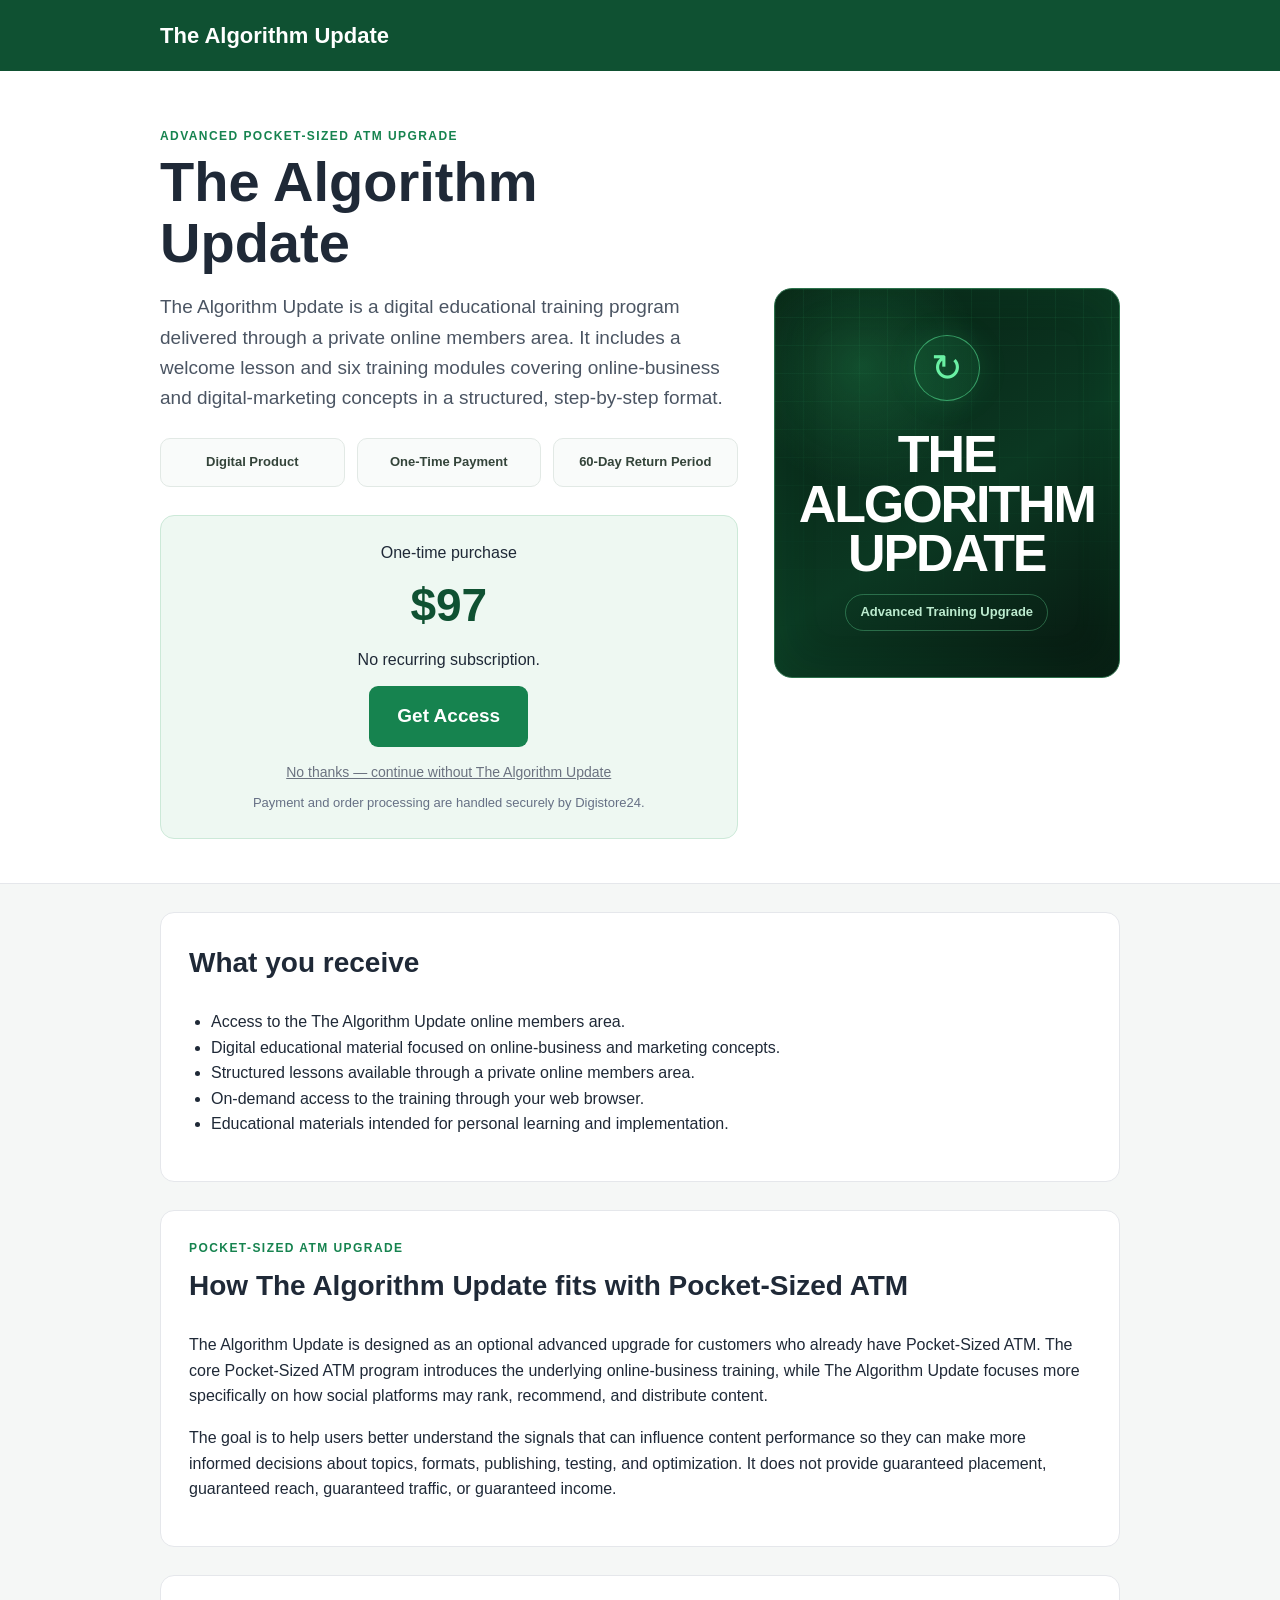
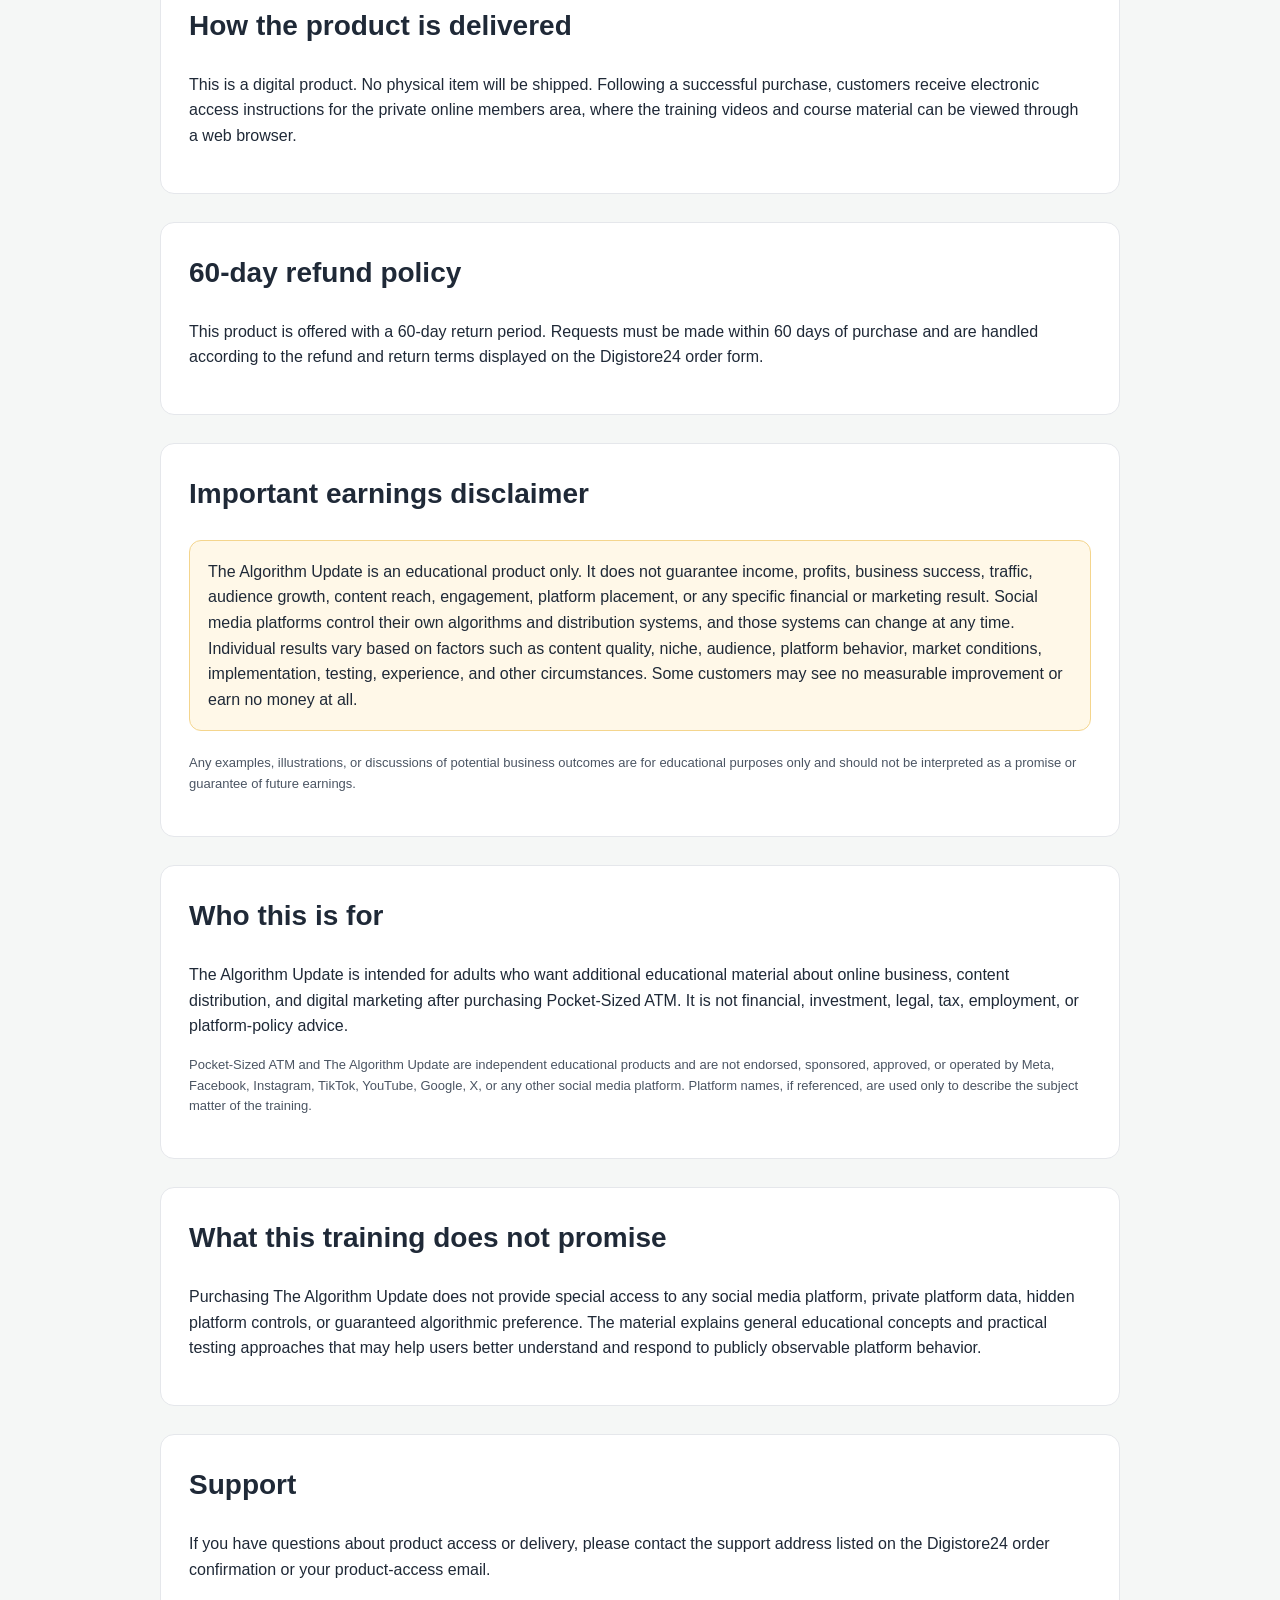
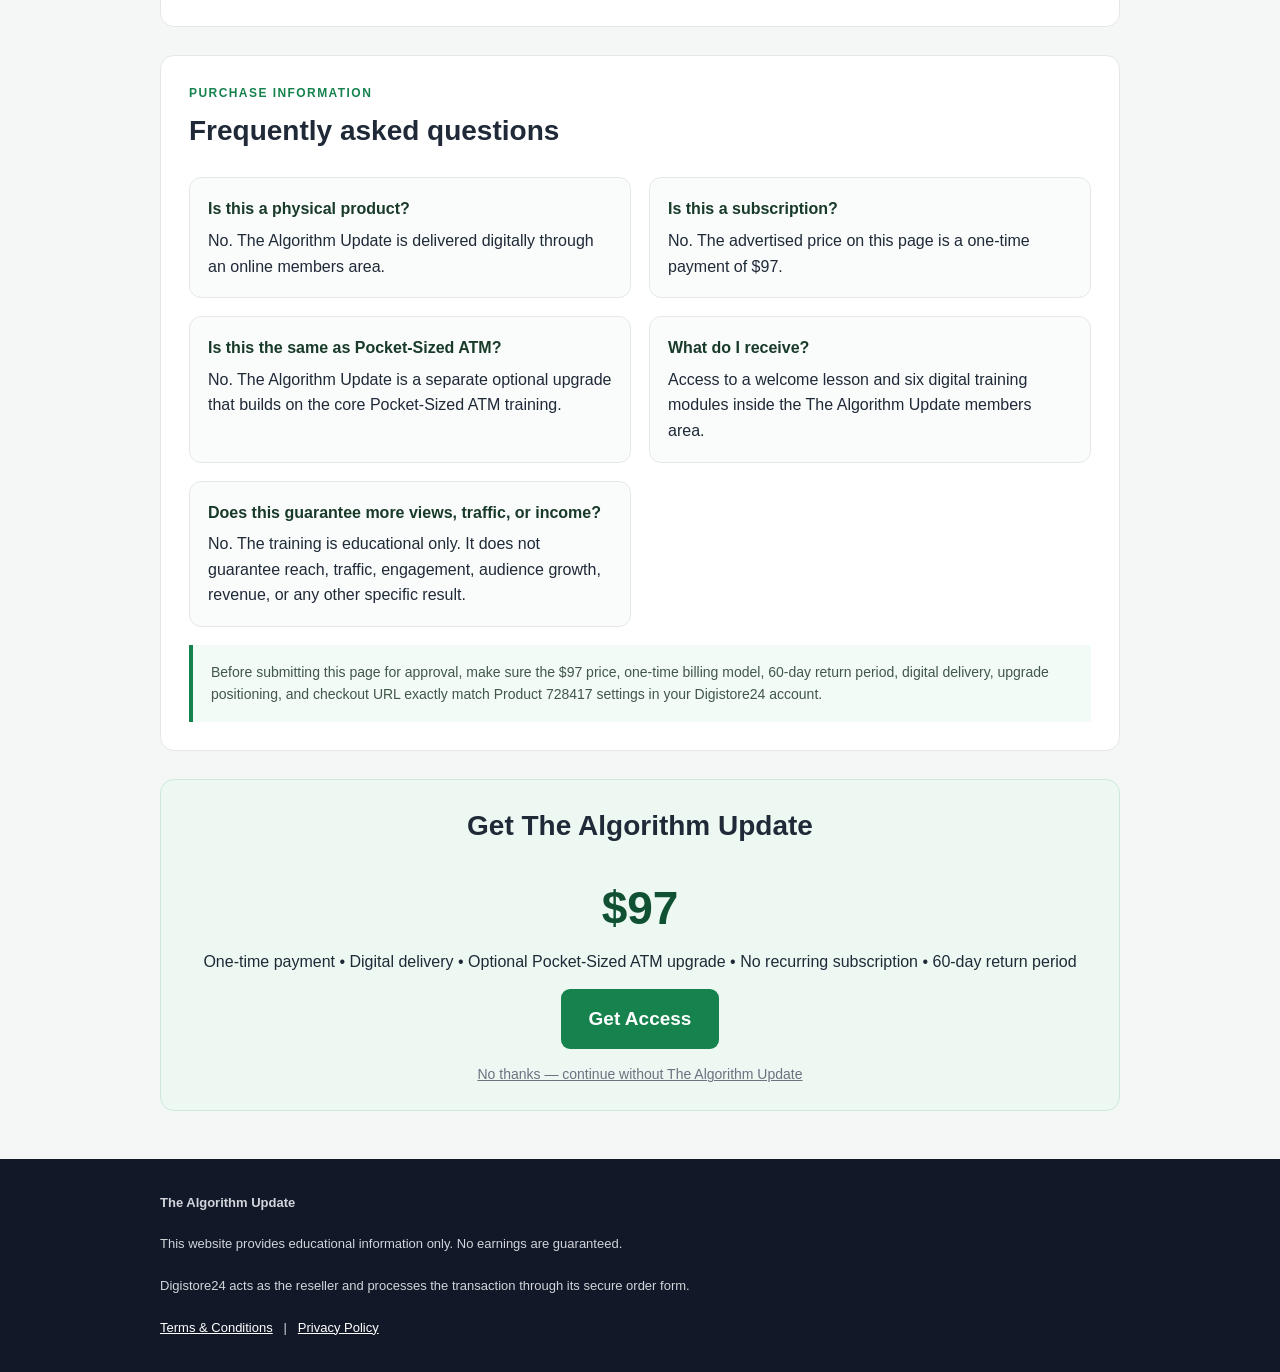
<file: us1/index-c.html>
<!DOCTYPE html>
<html lang="en">
<head>
  <meta charset="UTF-8" />
  <meta name="viewport" content="width=device-width, initial-scale=1.0" />
  <title>The Algorithm Update | Digital Training Program</title>


  <script src="https://www.digistore24-scripts.com/service/digistore.js"></script>
  <script type="text/javascript">
    digistorePromocode({ "product_id": 728417, "adjust_domain": true });
    digistoreUpsell();
  </script>

  <style>
    * { box-sizing: border-box; }
    body {
      margin: 0;
      font-family: Arial, Helvetica, sans-serif;
      background: #f5f7f6;
      color: #1f2937;
      line-height: 1.6;
    }
    .wrap { width: min(960px, calc(100% - 32px)); margin: 0 auto; }
    header {
      background: #0f5132;
      color: #fff;
      padding: 18px 0;
    }
    header .brand { font-size: 22px; font-weight: 800; }
    .hero {
      background: #fff;
      padding: 56px 0 44px;
      border-bottom: 1px solid #e5e7eb;
    }
    h1 { font-size: clamp(34px, 6vw, 56px); line-height: 1.08; margin: 0 0 18px; }
    h2 { font-size: 28px; margin-top: 0; }
    .sub { font-size: 19px; color: #4b5563; max-width: 760px; }
    .card {
      background: #fff;
      border: 1px solid #e5e7eb;
      border-radius: 14px;
      padding: 28px;
      margin: 28px 0;
    }
    .price-box {
      background: #eef8f2;
      border: 1px solid #cce9d8;
      border-radius: 14px;
      padding: 24px;
      text-align: center;
      margin-top: 28px;
    }
    .price { font-size: 46px; font-weight: 800; color: #0f5132; margin: 4px 0; }
    .small { font-size: 14px; color: #6b7280; }
    .decline-link {
      display: block;
      margin: 14px auto 0;
      color: #6b7280;
      font-size: 14px;
      text-decoration: underline;
      text-align: center;
    }
    .decline-link:hover { color: #374151; }

    .cta {
      display: inline-block;
      margin-top: 14px;
      background: #16834f;
      color: white;
      text-decoration: none;
      font-size: 19px;
      font-weight: 800;
      padding: 15px 28px;
      border-radius: 9px;
    }
    ul { padding-left: 22px; }
    .notice {
      background: #fff8e8;
      border: 1px solid #f4d58d;
      border-radius: 12px;
      padding: 18px;
      margin: 22px 0;
    }
    footer {
      background: #111827;
      color: #d1d5db;
      padding: 34px 0;
      margin-top: 48px;
      font-size: 13px;
    }
    footer a { color: #fff; }
    .legal { font-size: 13px; color: #4b5563; }
    .trust-placeholder {
      border: 2px dashed #9ca3af;
      padding: 18px;
      text-align: center;
      color: #6b7280;
      margin: 24px 0;
      background: #fafafa;
    }
  
    .hero-grid {
      display: grid;
      grid-template-columns: minmax(0, 1.25fr) minmax(280px, .75fr);
      gap: 36px;
      align-items: center;
    }

    .product-visual {
      background:
        radial-gradient(circle at 50% 15%, rgba(22,131,79,.16), transparent 40%),
        linear-gradient(180deg, #fbfdfc 0%, #eef7f1 100%);
      border: 1px solid #d9e7de;
      border-radius: 18px;
      padding: 26px;
      text-align: center;
    }

    .product-visual img {
      display: block;
      width: min(100%, 390px);
      max-height: 430px;
      object-fit: contain;
      margin: 0 auto;
      filter: drop-shadow(0 22px 28px rgba(0,0,0,.16));
    }

    .product-caption {
      margin-top: 14px;
      font-size: 13px;
      color: #667085;
    }

    .trust-row {
      display: grid;
      grid-template-columns: repeat(3, 1fr);
      gap: 12px;
      margin: 24px 0 0;
    }

    .trust-item {
      background: #f9fbfa;
      border: 1px solid #e2e9e5;
      border-radius: 10px;
      padding: 13px;
      text-align: center;
      font-size: 13px;
      font-weight: 700;
      color: #34443a;
    }

    .section-kicker {
      color: #16834f;
      text-transform: uppercase;
      letter-spacing: .12em;
      font-size: 12px;
      font-weight: 800;
      margin-bottom: 6px;
    }

    .faq-grid {
      display: grid;
      grid-template-columns: 1fr 1fr;
      gap: 18px;
    }

    .faq-item {
      border: 1px solid #e5e7eb;
      border-radius: 12px;
      padding: 18px;
      background: #fafcfb;
    }

    .faq-item strong {
      display: block;
      margin-bottom: 6px;
      color: #183a29;
    }

    .compliance-note {
      border-left: 4px solid #16834f;
      background: #f2fbf6;
      padding: 16px 18px;
      margin-top: 18px;
      font-size: 14px;
      color: #42564a;
    }

    .checkout-note {
      margin-top: 10px;
      font-size: 13px;
      color: #667085;
    }

    @media (max-width: 760px) {
      .hero-grid,
      .faq-grid,
      .trust-row {
        grid-template-columns: 1fr;
      }

      .product-visual {
        order: -1;
      }
    }

  
    .algorithm-cover {
      min-height: 390px;
      display: flex;
      flex-direction: column;
      align-items: center;
      justify-content: center;
      position: relative;
      overflow: hidden;
      color: #fff;
      background:
        radial-gradient(circle at 25% 20%, rgba(51, 214, 122, .22), transparent 30%),
        linear-gradient(145deg, #071d12 0%, #0b3822 55%, #07160f 100%);
      border: 1px solid #2c714b;
      box-shadow: inset 0 0 50px rgba(31, 200, 105, .09);
    }

    .algorithm-cover::before,
    .algorithm-cover::after {
      content: "";
      position: absolute;
      inset: 0;
      pointer-events: none;
    }

    .algorithm-cover::before {
      background-image:
        linear-gradient(rgba(67, 219, 135, .07) 1px, transparent 1px),
        linear-gradient(90deg, rgba(67, 219, 135, .07) 1px, transparent 1px);
      background-size: 28px 28px;
      mask-image: linear-gradient(to bottom, black, transparent 90%);
    }

    .algorithm-cover::after {
      background: linear-gradient(120deg, transparent 30%, rgba(255,255,255,.07) 50%, transparent 70%);
      transform: translateX(-100%);
      animation: coverSweep 5s ease-in-out infinite;
    }

    @keyframes coverSweep {
      0%, 65% { transform: translateX(-100%); }
      100% { transform: translateX(100%); }
    }

    .algo-icon {
      width: 66px;
      height: 66px;
      border-radius: 50%;
      display: grid;
      place-items: center;
      border: 1px solid rgba(90, 235, 154, .55);
      background: rgba(42, 188, 108, .12);
      color: #6af0a4;
      font-size: 38px;
      line-height: 1;
      margin-bottom: 20px;
      box-shadow: 0 0 30px rgba(50, 220, 126, .14);
      position: relative;
      z-index: 1;
    }

    .algo-eyebrow {
      position: relative;
      z-index: 1;
      color: #68e99f;
      font-size: 12px;
      font-weight: 800;
      letter-spacing: .22em;
      margin-bottom: 9px;
    }

    .algo-title {
      position: relative;
      z-index: 1;
      font-size: clamp(32px, 5vw, 52px);
      line-height: .95;
      letter-spacing: -.04em;
      font-weight: 900;
      text-align: center;
    }

    .algo-subtitle {
      position: relative;
      z-index: 1;
      margin-top: 16px;
      padding: 7px 14px;
      border: 1px solid rgba(111, 236, 164, .32);
      border-radius: 999px;
      color: #bcebcf;
      font-size: 13px;
      font-weight: 700;
    }

  </style>
</head>
<body>

<header>
  <div class="wrap">
    <div class="brand">The Algorithm Update</div>
  </div>
</header>

<section class="hero">
  <div class="wrap">
    <div class="hero-grid">
      <div>
        <div class="section-kicker">Advanced Pocket-Sized ATM Upgrade</div>
        <h1>The Algorithm Update</h1>
        <p class="sub">
          The Algorithm Update is a digital educational training program delivered through a private online
          members area. It includes a welcome lesson and six training modules covering online-business
          and digital-marketing concepts in a structured, step-by-step format.
        </p>

        <div class="trust-row">
          <div class="trust-item">Digital Product</div>
          <div class="trust-item">One-Time Payment</div>
          <div class="trust-item">60-Day Return Period</div>
        </div>

        <div class="price-box">
          <div>One-time purchase</div>
          <div class="price">$97</div>
          <div>No recurring subscription.</div>
          <a class="cta" href="https://www.digistore24.com/product/728417">Get Access</a>
          <a class="decline-link" href="https://www.digistore24.com/answer/no">No thanks — continue without The Algorithm Update</a>
          <div class="checkout-note">Payment and order processing are handled securely by Digistore24.</div>
        </div>
      </div>

      <div class="product-visual algorithm-cover" aria-label="The Algorithm Update product graphic">
        <div class="algo-icon">↻</div>
        <div class="algo-eyebrow"></div>
        <div class="algo-title">THE<br>ALGORITHM<br>UPDATE</div>
        <div class="algo-subtitle">Advanced Training Upgrade</div>
      </div>
    </div>
  </div>
</section>

<main class="wrap">
  <section class="card">
    <h2>What you receive</h2>
    <ul>
      <li>Access to the The Algorithm Update online members area.</li>
      <li>Digital educational material focused on online-business and marketing concepts.</li>
      <li>Structured lessons available through a private online members area.</li>
      <li>On-demand access to the training through your web browser.</li>
      <li>Educational materials intended for personal learning and implementation.</li>
    </ul>
  </section>

  <section class="card">
    <div class="section-kicker">Pocket-Sized ATM Upgrade</div>
    <h2>How The Algorithm Update fits with Pocket-Sized ATM</h2>
    <p>
      The Algorithm Update is designed as an optional advanced upgrade for customers who already have
      Pocket-Sized ATM. The core Pocket-Sized ATM program introduces the underlying online-business
      training, while The Algorithm Update focuses more specifically on how social platforms may rank,
      recommend, and distribute content.
    </p>
    <p>
      The goal is to help users better understand the signals that can influence content performance so
      they can make more informed decisions about topics, formats, publishing, testing, and optimization.
      It does not provide guaranteed placement, guaranteed reach, guaranteed traffic, or guaranteed income.
    </p>
  </section>

  <section class="card">
    <h2>How the product is delivered</h2>
    <p>
      This is a digital product. No physical item will be shipped. Following a successful purchase,
      customers receive electronic access instructions for the private online members area, where the
      training videos and course material can be viewed through a web browser.
    </p>
  </section>

  <section class="card">
    <h2>60-day refund policy</h2>
    <p>
      This product is offered with a 60-day return period. Requests must be made within
      60 days of purchase and are handled according to the refund and return terms displayed
      on the Digistore24 order form.
    </p>
  </section>

  <section class="card">
    <h2>Important earnings disclaimer</h2>
    <div class="notice">
      The Algorithm Update is an educational product only. It does not guarantee income, profits,
      business success, traffic, audience growth, content reach, engagement, platform placement, or any
      specific financial or marketing result. Social media platforms control their own algorithms and
      distribution systems, and those systems can change at any time. Individual results vary based on
      factors such as content quality, niche, audience, platform behavior, market conditions, implementation,
      testing, experience, and other circumstances. Some customers may see no measurable improvement or
      earn no money at all.
    </div>
    <p class="legal">
      Any examples, illustrations, or discussions of potential business outcomes are for educational
      purposes only and should not be interpreted as a promise or guarantee of future earnings.
    </p>
  </section>

  <section class="card">
    <h2>Who this is for</h2>
    <p>
      The Algorithm Update is intended for adults who want additional educational material about online
      business, content distribution, and digital marketing after purchasing Pocket-Sized ATM. It is not
      financial, investment, legal, tax, employment, or platform-policy advice.
    </p>
    <p class="legal">
      Pocket-Sized ATM and The Algorithm Update are independent educational products and are not endorsed,
      sponsored, approved, or operated by Meta, Facebook, Instagram, TikTok, YouTube, Google, X, or any
      other social media platform. Platform names, if referenced, are used only to describe the subject
      matter of the training.
    </p>
  </section>

  <section class="card">
    <h2>What this training does not promise</h2>
    <p>
      Purchasing The Algorithm Update does not provide special access to any social media platform,
      private platform data, hidden platform controls, or guaranteed algorithmic preference. The material
      explains general educational concepts and practical testing approaches that may help users better
      understand and respond to publicly observable platform behavior.
    </p>
  </section>

  <section class="card">
    <h2>Support</h2>
    <p>
      If you have questions about product access or delivery, please contact the support address
      listed on the Digistore24 order confirmation or your product-access email.
    </p>
  </section>

  <section class="card">
    <div class="section-kicker">Purchase Information</div>
    <h2>Frequently asked questions</h2>

    <div class="faq-grid">
      <div class="faq-item">
        <strong>Is this a physical product?</strong>
        No. The Algorithm Update is delivered digitally through an online members area.
      </div>

      <div class="faq-item">
        <strong>Is this a subscription?</strong>
        No. The advertised price on this page is a one-time payment of $97.
      </div>

      <div class="faq-item">
        <strong>Is this the same as Pocket-Sized ATM?</strong>
        No. The Algorithm Update is a separate optional upgrade that builds on the core Pocket-Sized ATM training.
      </div>

      <div class="faq-item">
        <strong>What do I receive?</strong>
        Access to a welcome lesson and six digital training modules inside the The Algorithm Update members area.
      </div>

      <div class="faq-item">
        <strong>Does this guarantee more views, traffic, or income?</strong>
        No. The training is educational only. It does not guarantee reach, traffic, engagement, audience
        growth, revenue, or any other specific result.
      </div>
    </div>

    <div class="compliance-note">
      Before submitting this page for approval, make sure the $97 price, one-time billing model, 60-day return period, digital delivery, upgrade positioning, and checkout URL exactly match Product 728417 settings in your Digistore24 account.
    </div>
  </section>
<section class="price-box">
    <h2>Get The Algorithm Update</h2>
    <div class="price">$97</div>
    <div>One-time payment • Digital delivery • Optional Pocket-Sized ATM upgrade • No recurring subscription • 60-day return period</div>
    <a class="cta" href="https://www.digistore24.com/product/728417">Get Access</a>
    <a class="decline-link" href="https://www.digistore24.com/answer/no">No thanks — continue without The Algorithm Update</a>
  </section>


</main>

<footer>
  <div class="wrap">
    <strong>The Algorithm Update</strong><br><br>
    This website provides educational information only. No earnings are guaranteed.<br><br>
    Digistore24 acts as the reseller and processes the transaction through its secure order form.<br><br>
    <a href="/tos">Terms &amp; Conditions</a>
    &nbsp; | &nbsp;
    <a href="/privacy">Privacy Policy</a>
  </div>
</footer>

  <script src="/decline-guard.js"></script>
</body>
</html>
</file>
